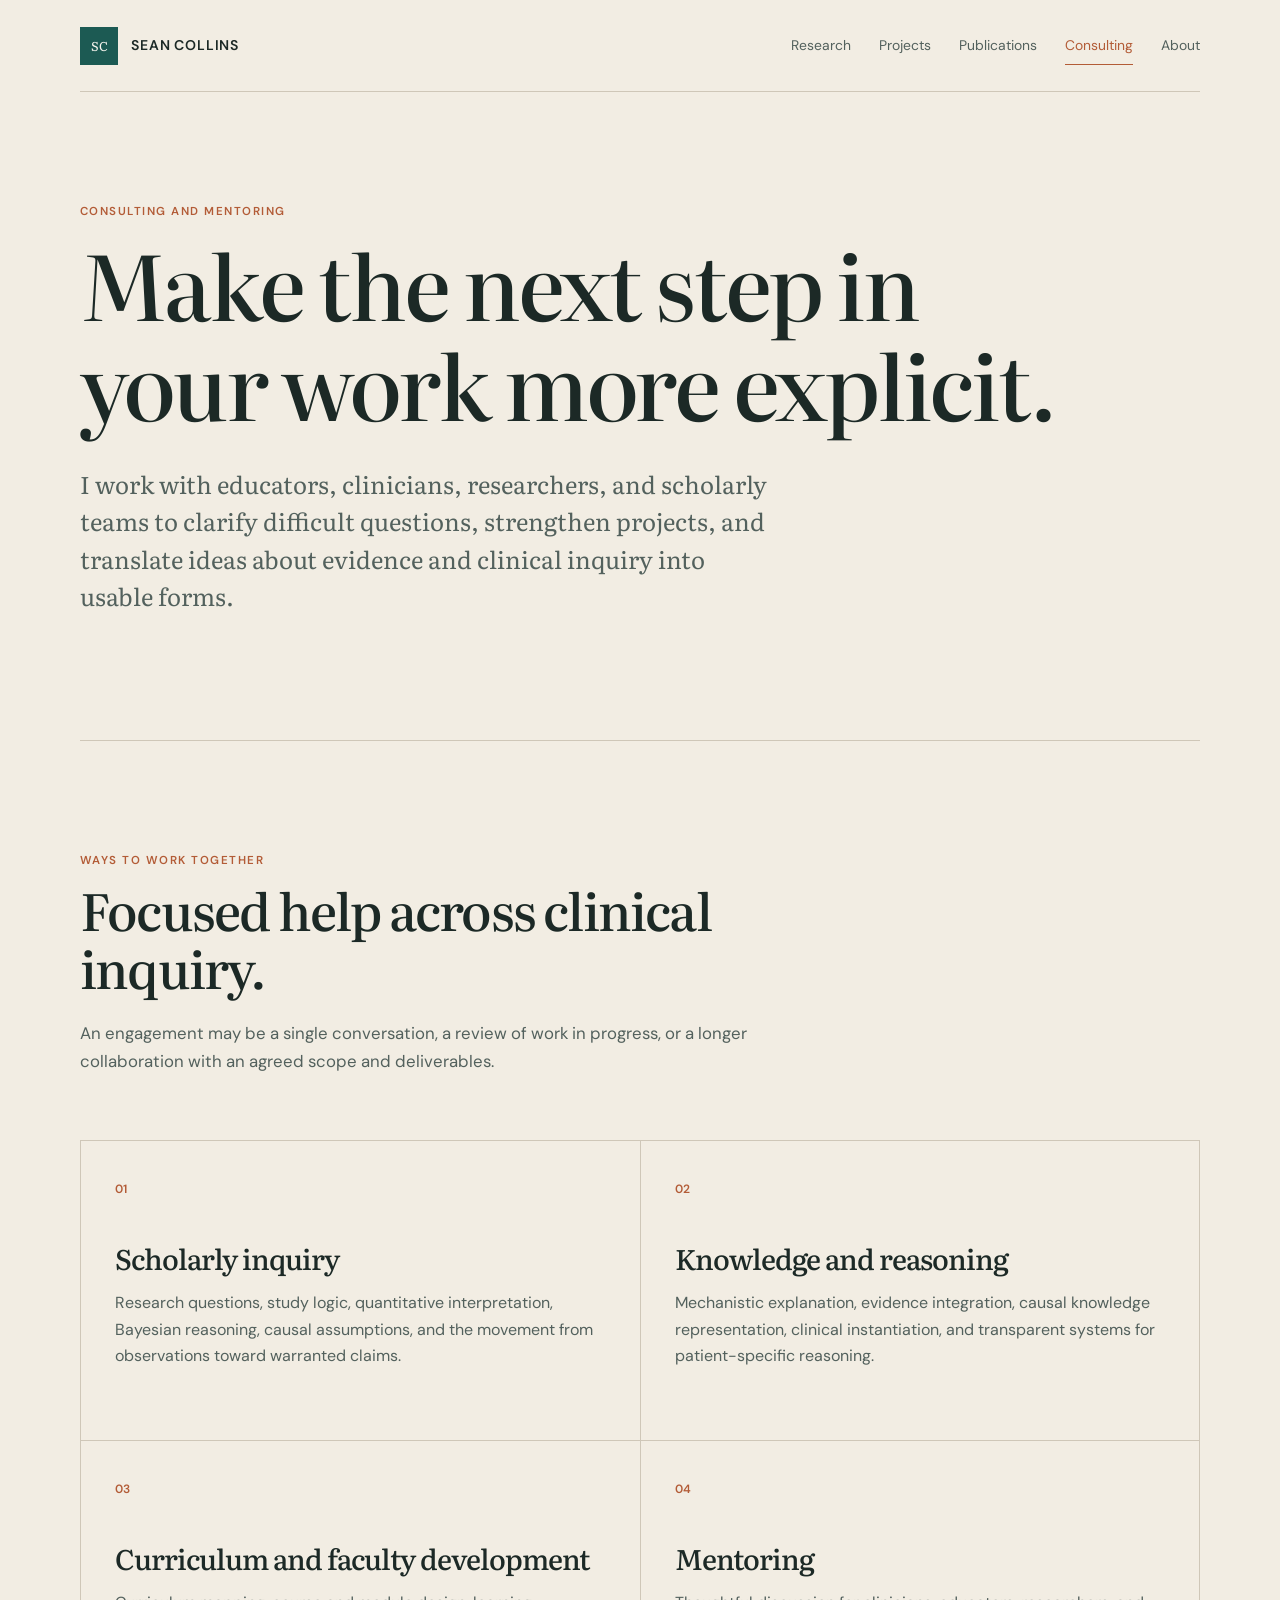
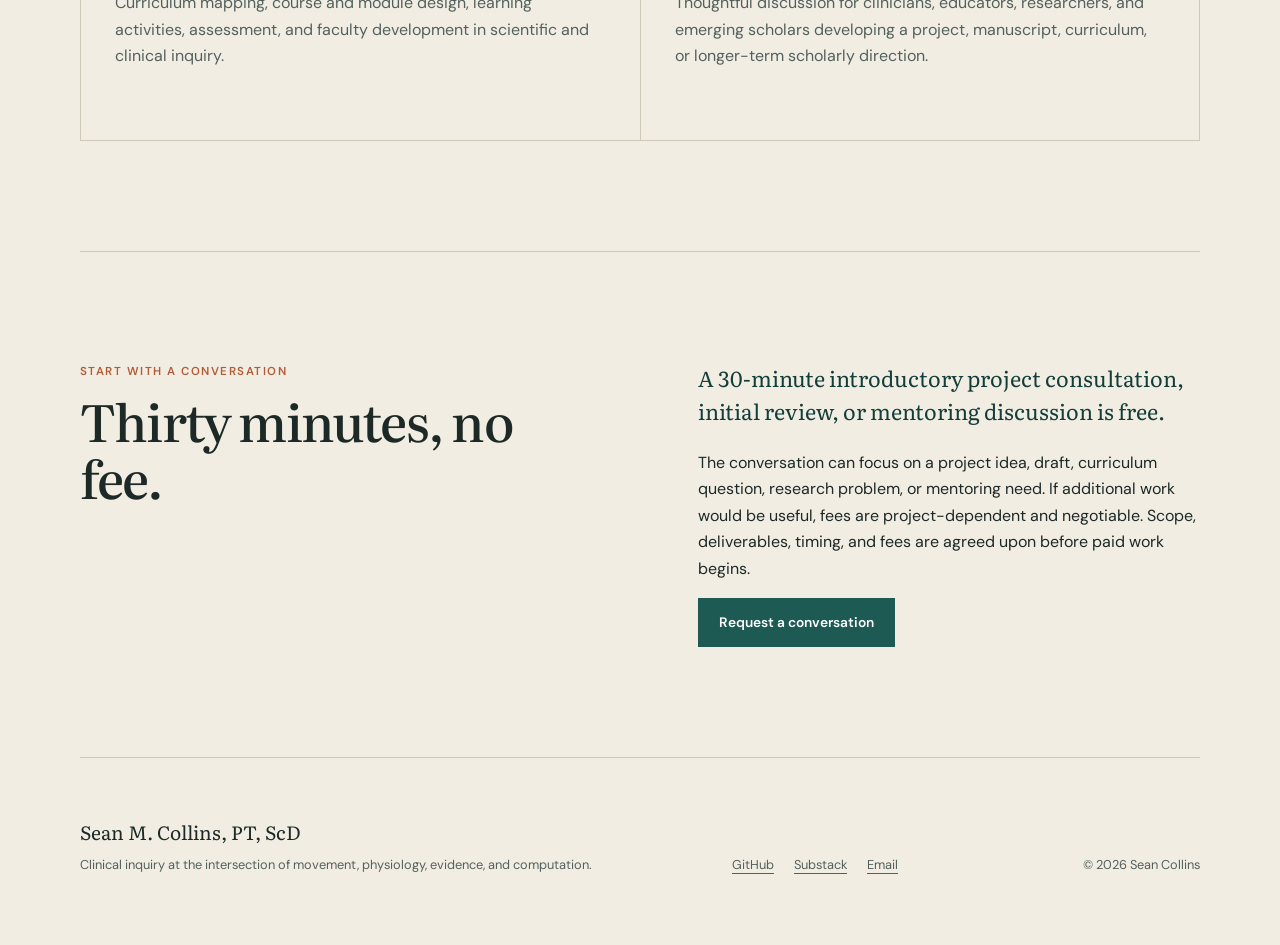
<file: consulting.html>
<!doctype html>
<html lang="en">
  <head>
    <meta charset="UTF-8" />
    <meta name="viewport" content="width=device-width, initial-scale=1.0" />
    <meta
      name="description"
      content="Scholarly consulting, educational consulting, and mentoring with Sean Collins in clinical inquiry, causal reasoning, physiology, and curriculum development."
    />
    <meta name="theme-color" content="#f2ede3" />
    <title>Consulting and Mentoring | Sean Collins</title>
    <link rel="icon" href="favicon.svg" type="image/svg+xml" />
    <link rel="preconnect" href="https://fonts.googleapis.com" />
    <link rel="preconnect" href="https://fonts.gstatic.com" crossorigin />
    <link
      href="https://fonts.googleapis.com/css2?family=DM+Sans:wght@400;500;600&family=Literata:opsz,wght@7..72,400;7..72,500;7..72,600&display=swap"
      rel="stylesheet"
    />
    <link rel="stylesheet" href="styles.css" />
    <script src="script.js" defer></script>
  </head>
  <body>
    <a class="skip-link" href="#main">Skip to content</a>
    <header class="site-header">
      <a class="wordmark" href="index.html" aria-label="Sean Collins, home"
        ><span>SC</span><strong>Sean Collins</strong></a
      >
      <button
        class="menu-button"
        type="button"
        aria-expanded="false"
        aria-controls="site-nav"
      >
        <span class="sr-only">Toggle navigation</span><span></span><span></span>
      </button>
      <nav id="site-nav" aria-label="Primary navigation">
        <a href="research.html">Research</a>
        <a href="projects.html">Projects</a>
        <a href="publications.html">Publications</a>
        <a href="consulting.html" aria-current="page">Consulting</a>
        <a href="about.html">About</a>
      </nav>
    </header>
    <main id="main">
      <header class="page-hero">
        <p class="eyebrow">Consulting and mentoring</p>
        <h1>Make the next step in your work more explicit.</h1>
        <p class="hero-summary">
          I work with educators, clinicians, researchers, and scholarly teams to
          clarify difficult questions, strengthen projects, and translate ideas
          about evidence and clinical inquiry into usable forms.
        </p>
      </header>

      <section class="ruled-section" aria-labelledby="work-title">
        <div class="section-heading">
          <p class="section-number">Ways to work together</p>
          <h2 id="work-title">Focused help across clinical inquiry.</h2>
          <p>
            An engagement may be a single conversation, a review of work in
            progress, or a longer collaboration with an agreed scope and
            deliverables.
          </p>
        </div>
        <div class="principle-grid">
          <article>
            <span>01</span>
            <h3>Scholarly inquiry</h3>
            <p>
              Research questions, study logic, quantitative interpretation,
              Bayesian reasoning, causal assumptions, and the movement from
              observations toward warranted claims.
            </p>
          </article>
          <article>
            <span>02</span>
            <h3>Knowledge and reasoning</h3>
            <p>
              Mechanistic explanation, evidence integration, causal knowledge
              representation, clinical instantiation, and transparent systems
              for patient-specific reasoning.
            </p>
          </article>
          <article>
            <span>03</span>
            <h3>Curriculum and faculty development</h3>
            <p>
              Curriculum mapping, course and module design, learning activities,
              assessment, and faculty development in scientific and clinical
              inquiry.
            </p>
          </article>
          <article>
            <span>04</span>
            <h3>Mentoring</h3>
            <p>
              Thoughtful discussion for clinicians, educators, researchers, and
              emerging scholars developing a project, manuscript, curriculum, or
              longer-term scholarly direction.
            </p>
          </article>
        </div>
      </section>

      <section
        class="ruled-section split-callout"
        aria-labelledby="start-title"
      >
        <div>
          <p class="section-number">Start with a conversation</p>
          <h2 id="start-title">Thirty minutes, no fee.</h2>
        </div>
        <div>
          <p class="lead">
            A 30-minute introductory project consultation, initial review, or
            mentoring discussion is free.
          </p>
          <p>
            The conversation can focus on a project idea, draft, curriculum
            question, research problem, or mentoring need. If additional work
            would be useful, fees are project-dependent and negotiable. Scope,
            deliverables, timing, and fees are agreed upon before paid work
            begins.
          </p>
          <a
            class="button button-primary"
            href="mailto:smcollins1@plymouth.edu?subject=Consulting%20or%20mentoring%20conversation"
            >Request a conversation</a
          >
        </div>
      </section>
    </main>
    <footer>
      <div>
        <p class="footer-name">Sean M. Collins, PT, ScD</p>
        <p>
          Clinical inquiry at the intersection of movement, physiology,
          evidence, and computation.
        </p>
      </div>
      <div class="footer-links">
        <a href="https://github.com/scollinspt">GitHub</a
        ><a href="https://peripateticpt.substack.com/">Substack</a
        ><a href="mailto:smcollins1@plymouth.edu">Email</a>
      </div>
      <p class="copyright">© <span id="year">2026</span> Sean Collins</p>
    </footer>
  </body>
</html>
</file>
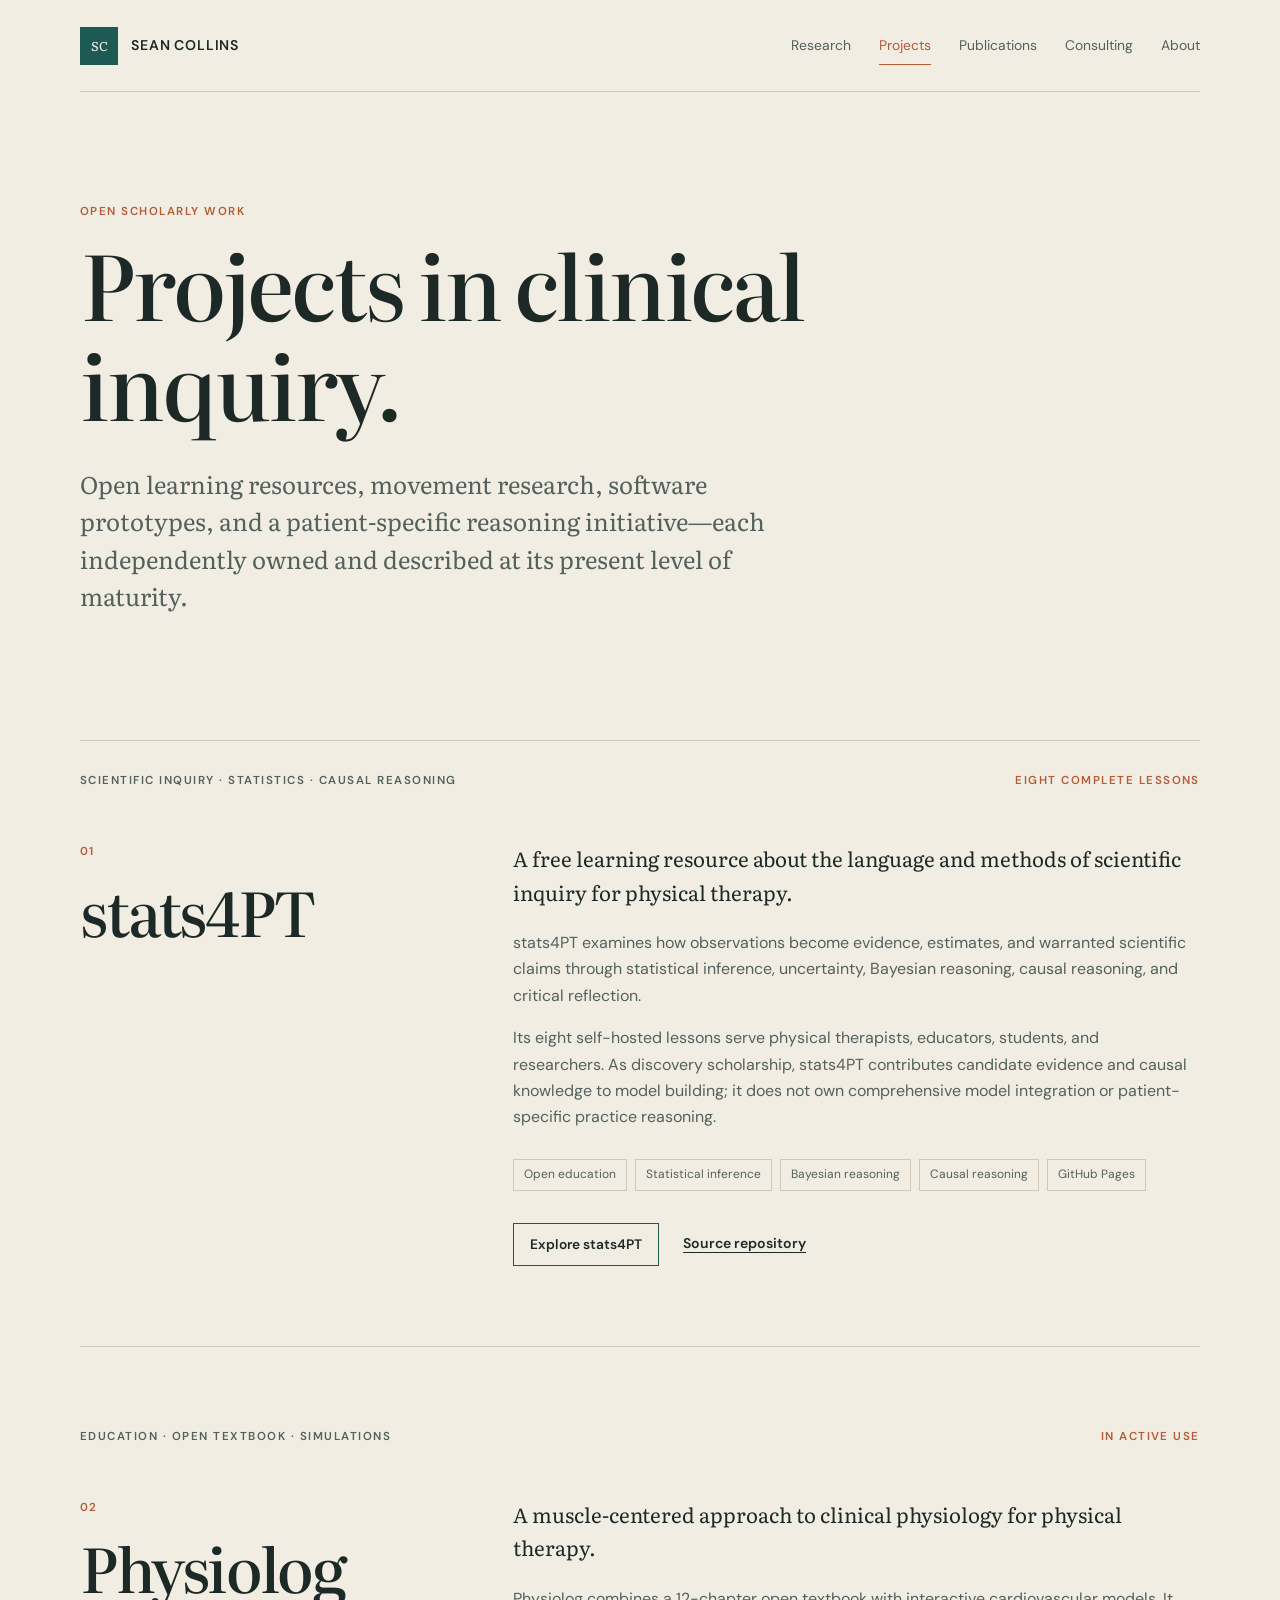
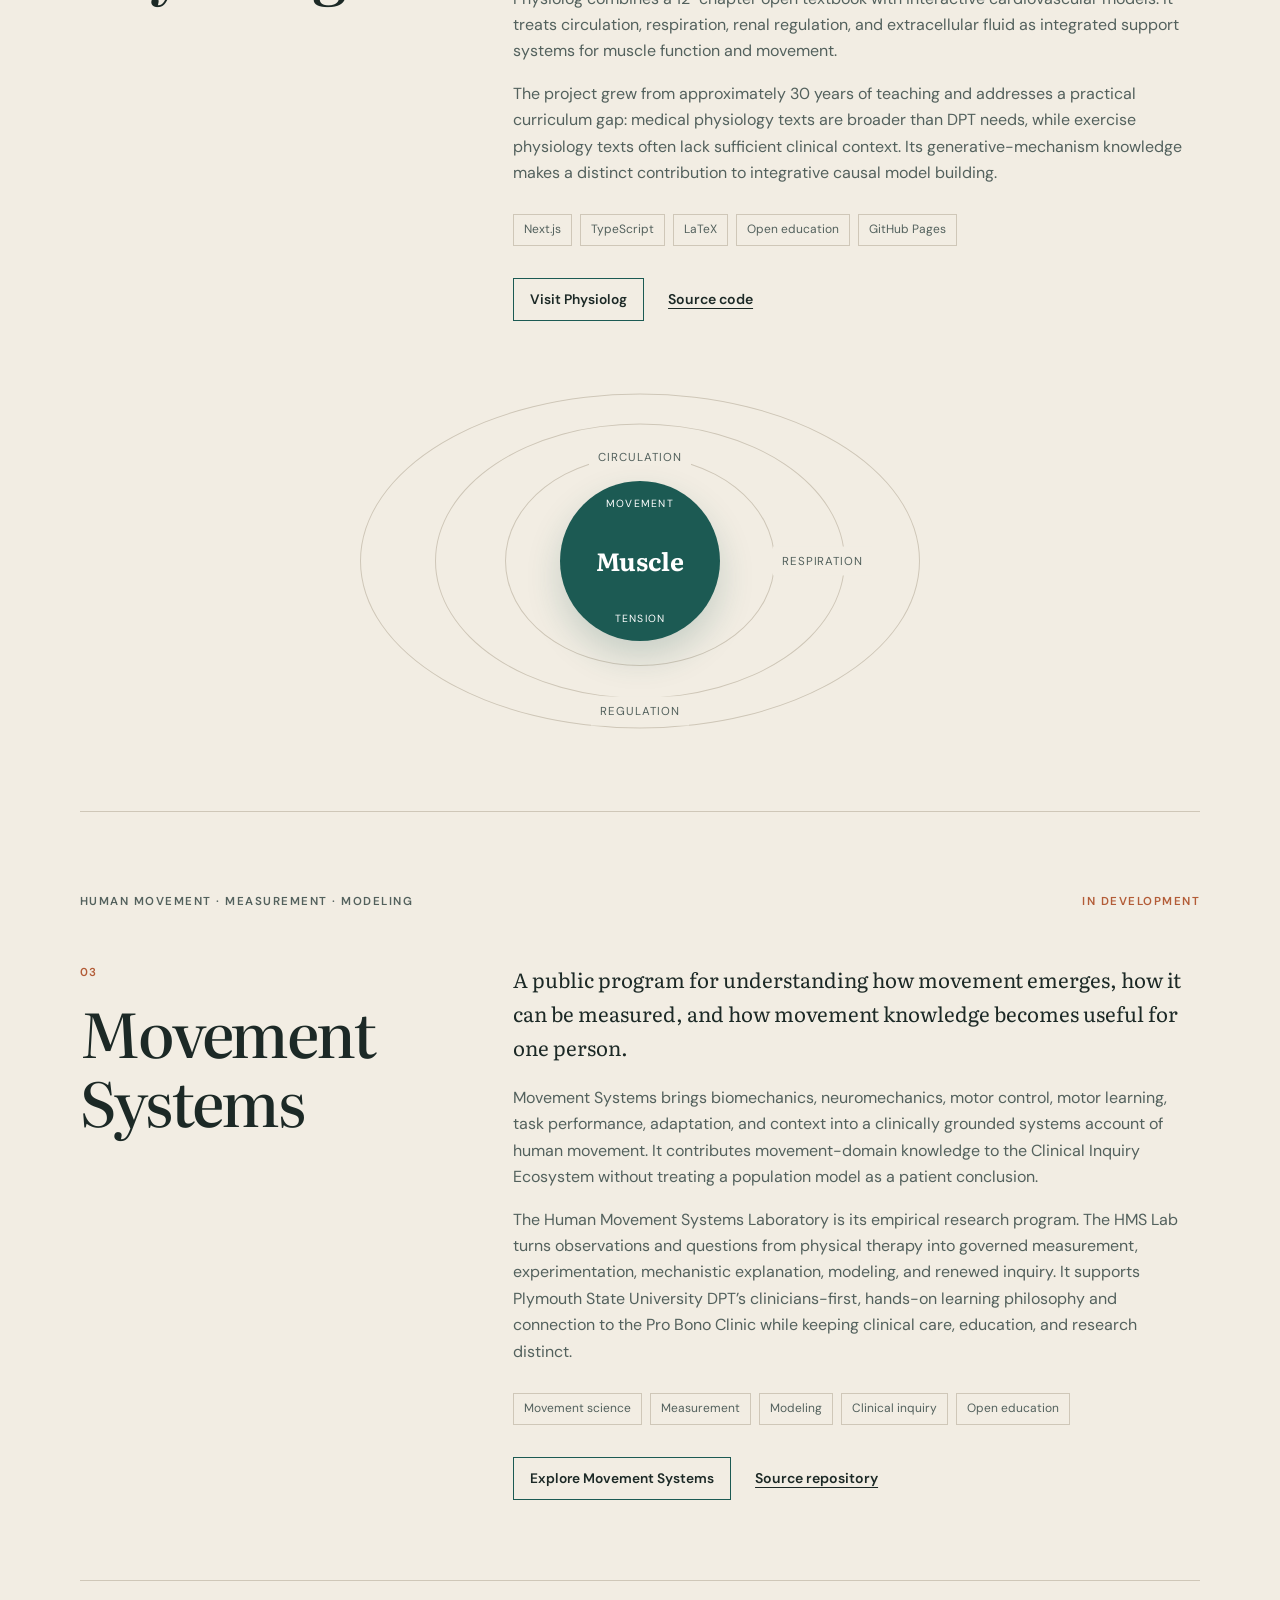
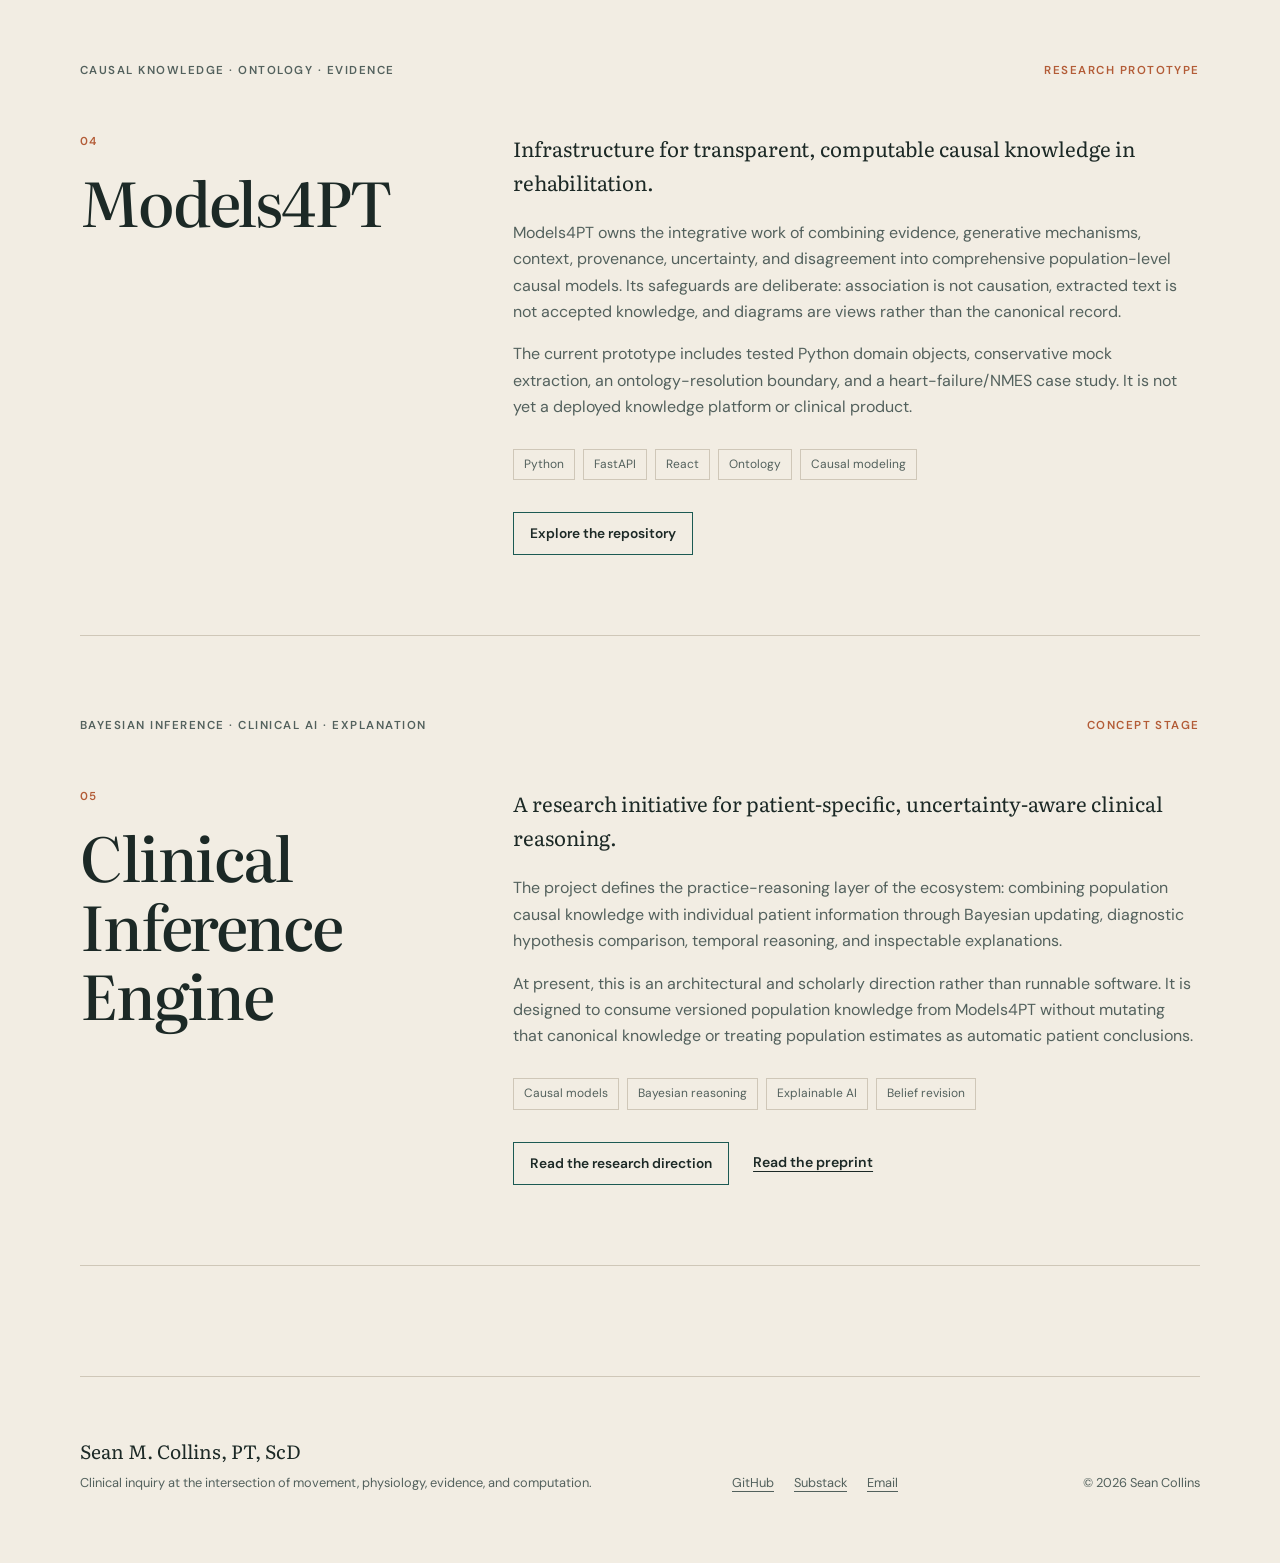
<file: projects.html>
<!doctype html>
<html lang="en">
  <head>
    <meta charset="UTF-8" /><meta name="viewport" content="width=device-width, initial-scale=1.0" />
    <meta name="description" content="Open projects by Sean Collins in scientific inquiry, clinical physiology, human movement, population causal knowledge, and patient-specific inference." />
    <meta name="theme-color" content="#f2ede3" /><title>Projects | Sean Collins</title>
    <link rel="icon" href="favicon.svg" type="image/svg+xml" /><link rel="preconnect" href="https://fonts.googleapis.com" /><link rel="preconnect" href="https://fonts.gstatic.com" crossorigin />
    <link href="https://fonts.googleapis.com/css2?family=DM+Sans:wght@400;500;600&family=Literata:opsz,wght@7..72,400;7..72,500;7..72,600&display=swap" rel="stylesheet" />
    <link rel="stylesheet" href="styles.css" /><script src="script.js" defer></script>
  </head>
  <body>
    <a class="skip-link" href="#main">Skip to content</a>
    <header class="site-header"><a class="wordmark" href="index.html" aria-label="Sean Collins, home"><span>SC</span><strong>Sean Collins</strong></a><button class="menu-button" type="button" aria-expanded="false" aria-controls="site-nav"><span class="sr-only">Toggle navigation</span><span></span><span></span></button><nav id="site-nav" aria-label="Primary navigation"><a href="research.html">Research</a><a href="projects.html" aria-current="page">Projects</a><a href="publications.html">Publications</a><a href="consulting.html">Consulting</a><a href="about.html">About</a></nav></header>
    <main id="main">
      <header class="page-hero"><p class="eyebrow">Open scholarly work</p><h1>Projects in clinical inquiry.</h1><p class="hero-summary">Open learning resources, movement research, software prototypes, and a patient-specific reasoning initiative—each independently owned and described at its present level of maturity.</p></header>
      <section class="project-list ruled-section">
        <article class="project project-featured" id="stats4pt">
          <div class="project-meta"><span>Scientific inquiry · Statistics · Causal reasoning</span><span>Eight complete lessons</span></div>
          <div class="project-body"><div><p class="project-number">01</p><h2>stats4PT</h2></div><div class="project-description"><p class="project-lead">A free learning resource about the language and methods of scientific inquiry for physical therapy.</p><p>stats4PT examines how observations become evidence, estimates, and warranted scientific claims through statistical inference, uncertainty, Bayesian reasoning, causal reasoning, and critical reflection.</p><p>Its eight self-hosted lessons serve physical therapists, educators, students, and researchers. As discovery scholarship, stats4PT contributes candidate evidence and causal knowledge to model building; it does not own comprehensive model integration or patient-specific practice reasoning.</p><div class="tags"><span>Open education</span><span>Statistical inference</span><span>Bayesian reasoning</span><span>Causal reasoning</span><span>GitHub Pages</span></div><div class="project-links"><a class="button button-small" href="https://stats4pt.org/">Explore stats4PT</a><a class="text-link" href="https://github.com/scollinspt/stats4PT">Source repository</a></div></div></div>
        </article>
        <article class="project project-featured" id="physiolog">
          <div class="project-meta"><span>Education · Open textbook · Simulations</span><span>In active use</span></div>
          <div class="project-body"><div><p class="project-number">02</p><h2>Physiolog</h2></div><div class="project-description"><p class="project-lead">A muscle-centered approach to clinical physiology for physical therapy.</p><p>Physiolog combines a 12-chapter open textbook with interactive cardiovascular models. It treats circulation, respiration, renal regulation, and extracellular fluid as integrated support systems for muscle function and movement.</p><p>The project grew from approximately 30 years of teaching and addresses a practical curriculum gap: medical physiology texts are broader than DPT needs, while exercise physiology texts often lack sufficient clinical context. Its generative-mechanism knowledge makes a distinct contribution to integrative causal model building.</p><div class="tags"><span>Next.js</span><span>TypeScript</span><span>LaTeX</span><span>Open education</span><span>GitHub Pages</span></div><div class="project-links"><a class="button button-small" href="https://physiolog.org/">Visit Physiolog</a><a class="text-link" href="https://github.com/scollinspt/physiolog">Source code</a></div></div></div>
          <div class="model-figure" aria-label="A muscle-centered model of physiology"><div class="model-core"><span>Movement</span><strong>Muscle</strong><span>Tension</span></div><div class="orbit orbit-one"><span>Circulation</span></div><div class="orbit orbit-two"><span>Respiration</span></div><div class="orbit orbit-three"><span>Regulation</span></div></div>
        </article>
        <article class="project project-featured" id="movement-systems">
          <div class="project-meta"><span>Human movement · Measurement · Modeling</span><span>In development</span></div>
          <div class="project-body"><div><p class="project-number">03</p><h2>Movement Systems</h2></div><div class="project-description"><p class="project-lead">A public program for understanding how movement emerges, how it can be measured, and how movement knowledge becomes useful for one person.</p><p>Movement Systems brings biomechanics, neuromechanics, motor control, motor learning, task performance, adaptation, and context into a clinically grounded systems account of human movement. It contributes movement-domain knowledge to the Clinical Inquiry Ecosystem without treating a population model as a patient conclusion.</p><p>The Human Movement Systems Laboratory is its empirical research program. The HMS Lab turns observations and questions from physical therapy into governed measurement, experimentation, mechanistic explanation, modeling, and renewed inquiry. It supports Plymouth State University DPT’s clinicians-first, hands-on learning philosophy and connection to the Pro Bono Clinic while keeping clinical care, education, and research distinct.</p><div class="tags"><span>Movement science</span><span>Measurement</span><span>Modeling</span><span>Clinical inquiry</span><span>Open education</span></div><div class="project-links"><a class="button button-small" href="https://movementsystems.org/">Explore Movement Systems</a><a class="text-link" href="https://github.com/scollinspt/movement-systems">Source repository</a></div></div></div>
        </article>
        <article class="project" id="models4pt">
          <div class="project-meta"><span>Causal knowledge · Ontology · Evidence</span><span>Research prototype</span></div>
          <div class="project-body"><div><p class="project-number">04</p><h2>Models4PT</h2></div><div class="project-description"><p class="project-lead">Infrastructure for transparent, computable causal knowledge in rehabilitation.</p><p>Models4PT owns the integrative work of combining evidence, generative mechanisms, context, provenance, uncertainty, and disagreement into comprehensive population-level causal models. Its safeguards are deliberate: association is not causation, extracted text is not accepted knowledge, and diagrams are views rather than the canonical record.</p><p>The current prototype includes tested Python domain objects, conservative mock extraction, an ontology-resolution boundary, and a heart-failure/NMES case study. It is not yet a deployed knowledge platform or clinical product.</p><div class="tags"><span>Python</span><span>FastAPI</span><span>React</span><span>Ontology</span><span>Causal modeling</span></div><div class="project-links"><a class="button button-small" href="https://github.com/scollinspt/Models4PT">Explore the repository</a></div></div></div>
        </article>
        <article class="project" id="inference-engine">
          <div class="project-meta"><span>Bayesian inference · Clinical AI · Explanation</span><span>Concept stage</span></div>
          <div class="project-body"><div><p class="project-number">05</p><h2>Clinical Inference Engine</h2></div><div class="project-description"><p class="project-lead">A research initiative for patient-specific, uncertainty-aware clinical reasoning.</p><p>The project defines the practice-reasoning layer of the ecosystem: combining population causal knowledge with individual patient information through Bayesian updating, diagnostic hypothesis comparison, temporal reasoning, and inspectable explanations.</p><p>At present, this is an architectural and scholarly direction rather than runnable software. It is designed to consume versioned population knowledge from Models4PT without mutating that canonical knowledge or treating population estimates as automatic patient conclusions.</p><div class="tags"><span>Causal models</span><span>Bayesian reasoning</span><span>Explainable AI</span><span>Belief revision</span></div><div class="project-links"><a class="button button-small" href="https://github.com/scollinspt/Clinical-Inference-Engine">Read the research direction</a><a class="text-link" href="https://philpapers.org/rec/COLFPK">Read the preprint</a></div></div></div>
        </article>
      </section>
    </main>
    <footer><div><p class="footer-name">Sean M. Collins, PT, ScD</p><p>Clinical inquiry at the intersection of movement, physiology, evidence, and computation.</p></div><div class="footer-links"><a href="https://github.com/scollinspt">GitHub</a><a href="https://peripateticpt.substack.com/">Substack</a><a href="mailto:smcollins1@plymouth.edu">Email</a></div><p class="copyright">© <span id="year">2026</span> Sean Collins</p></footer>
  </body>
</html>
</file>
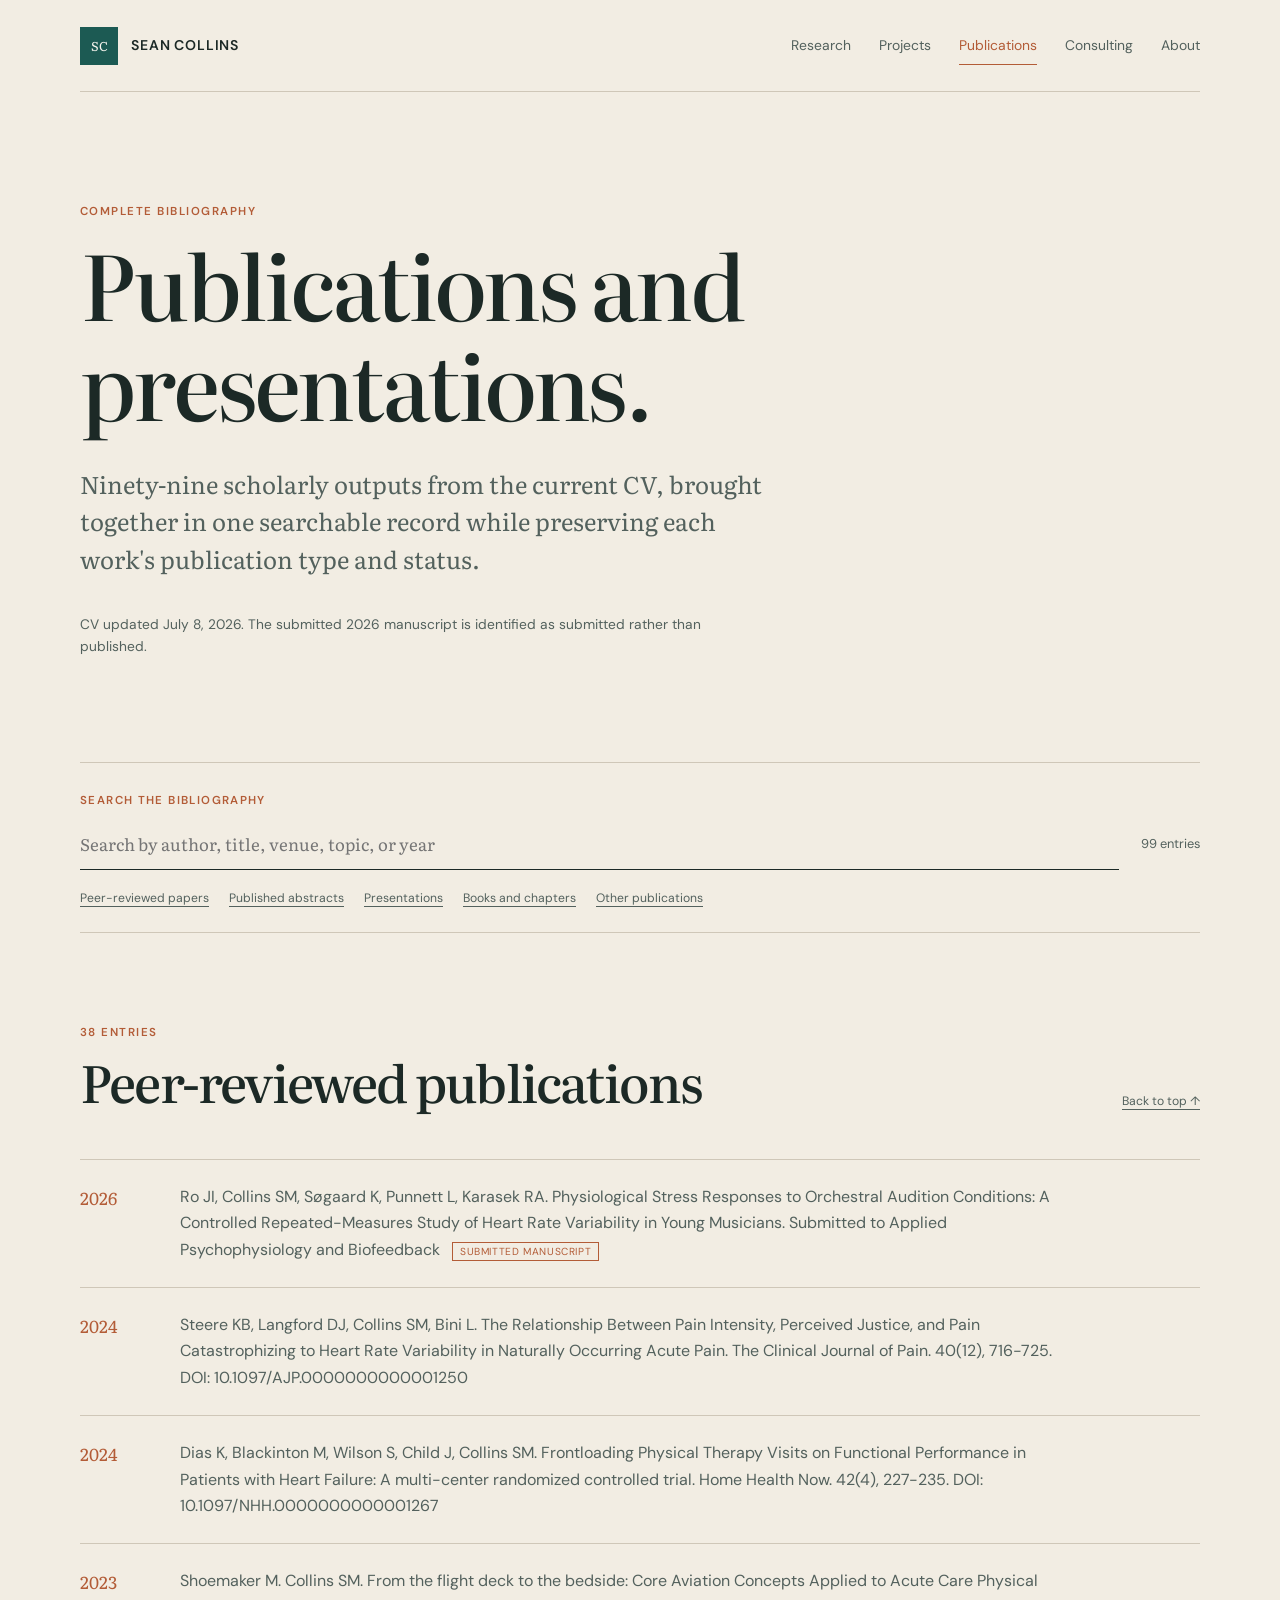
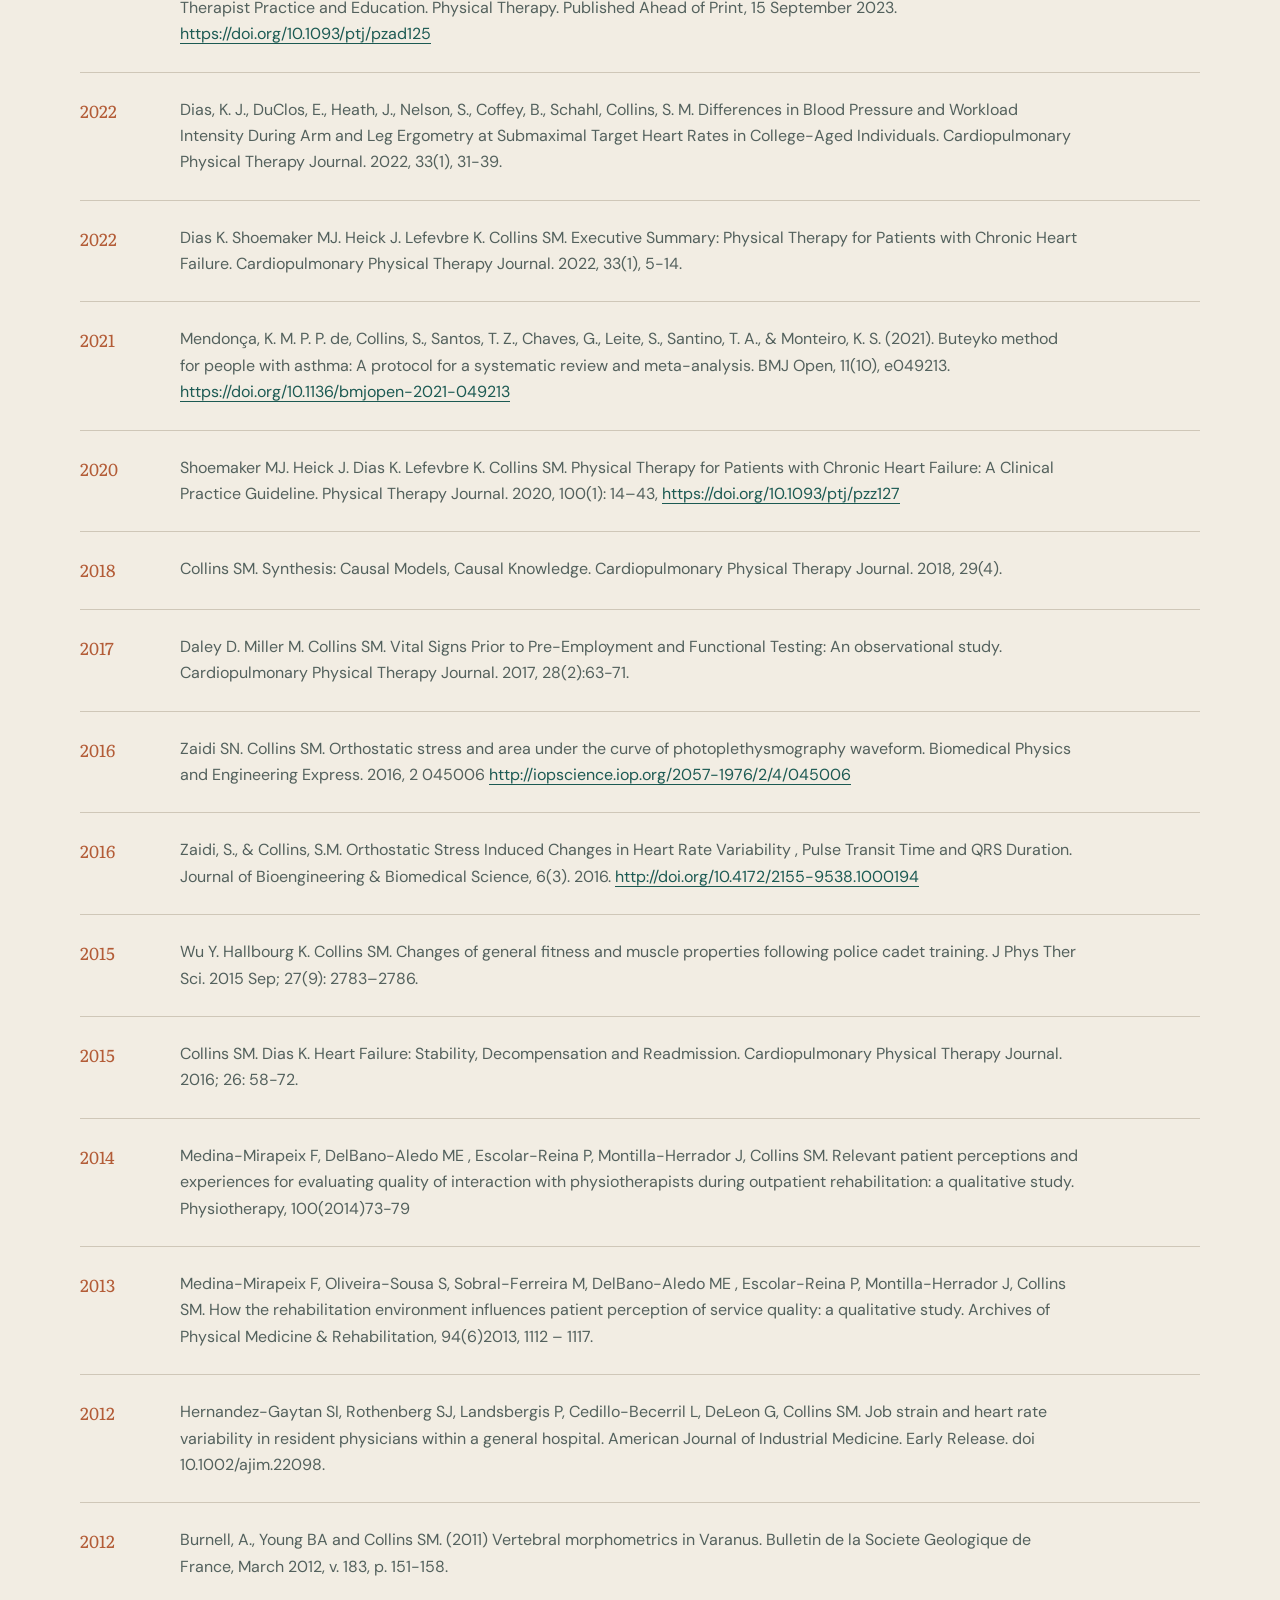
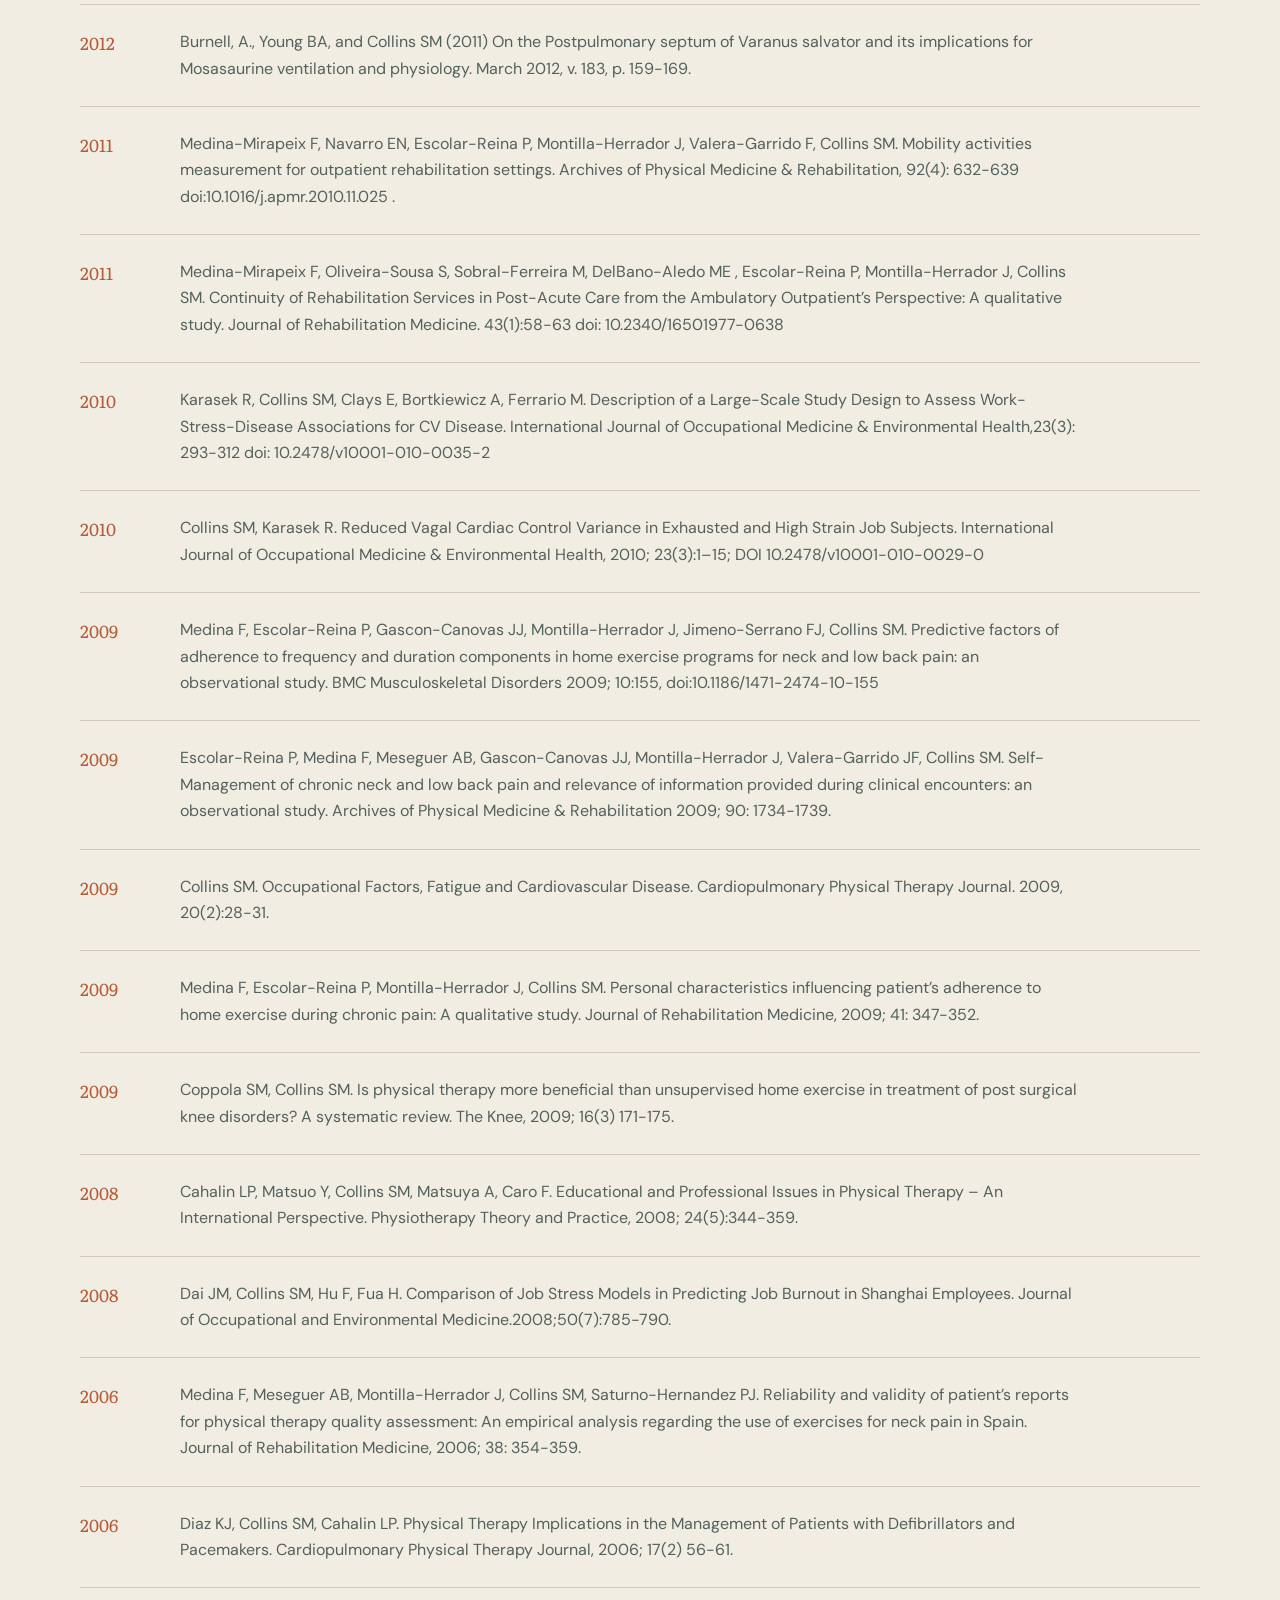
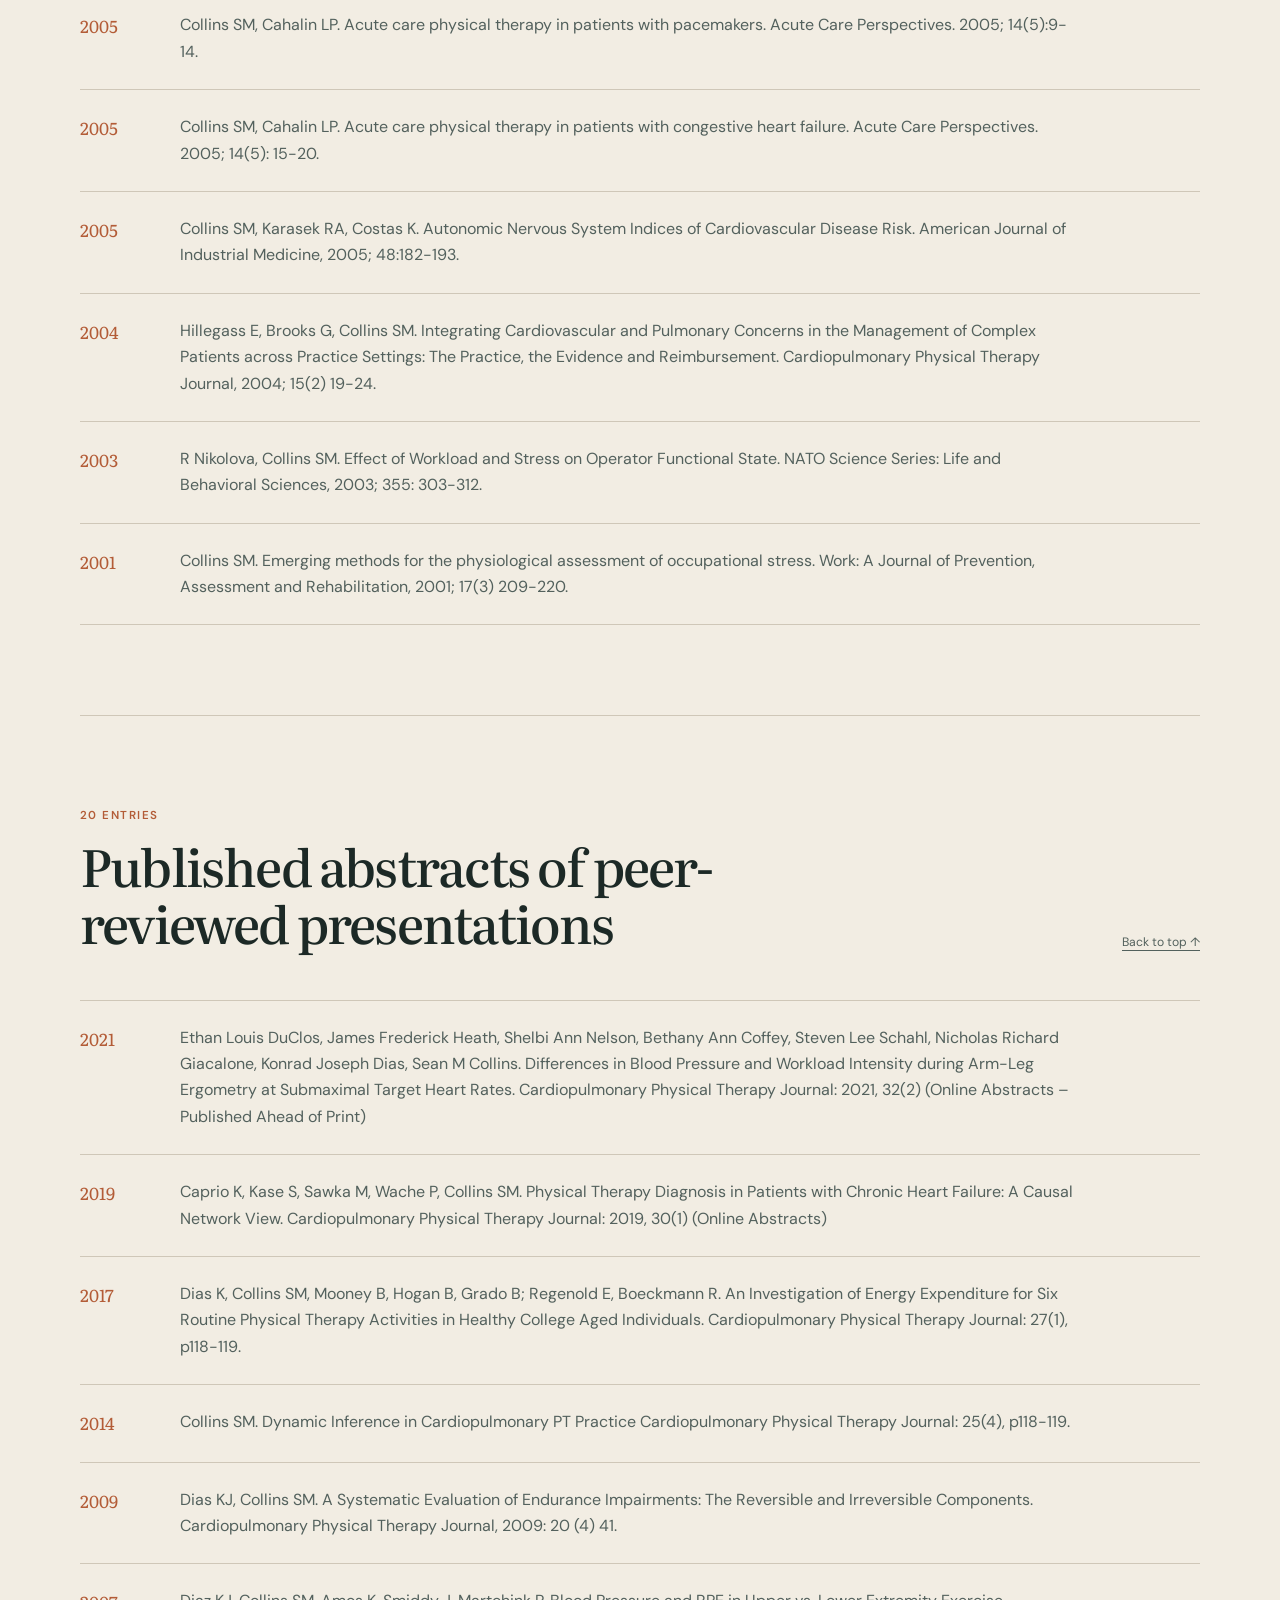
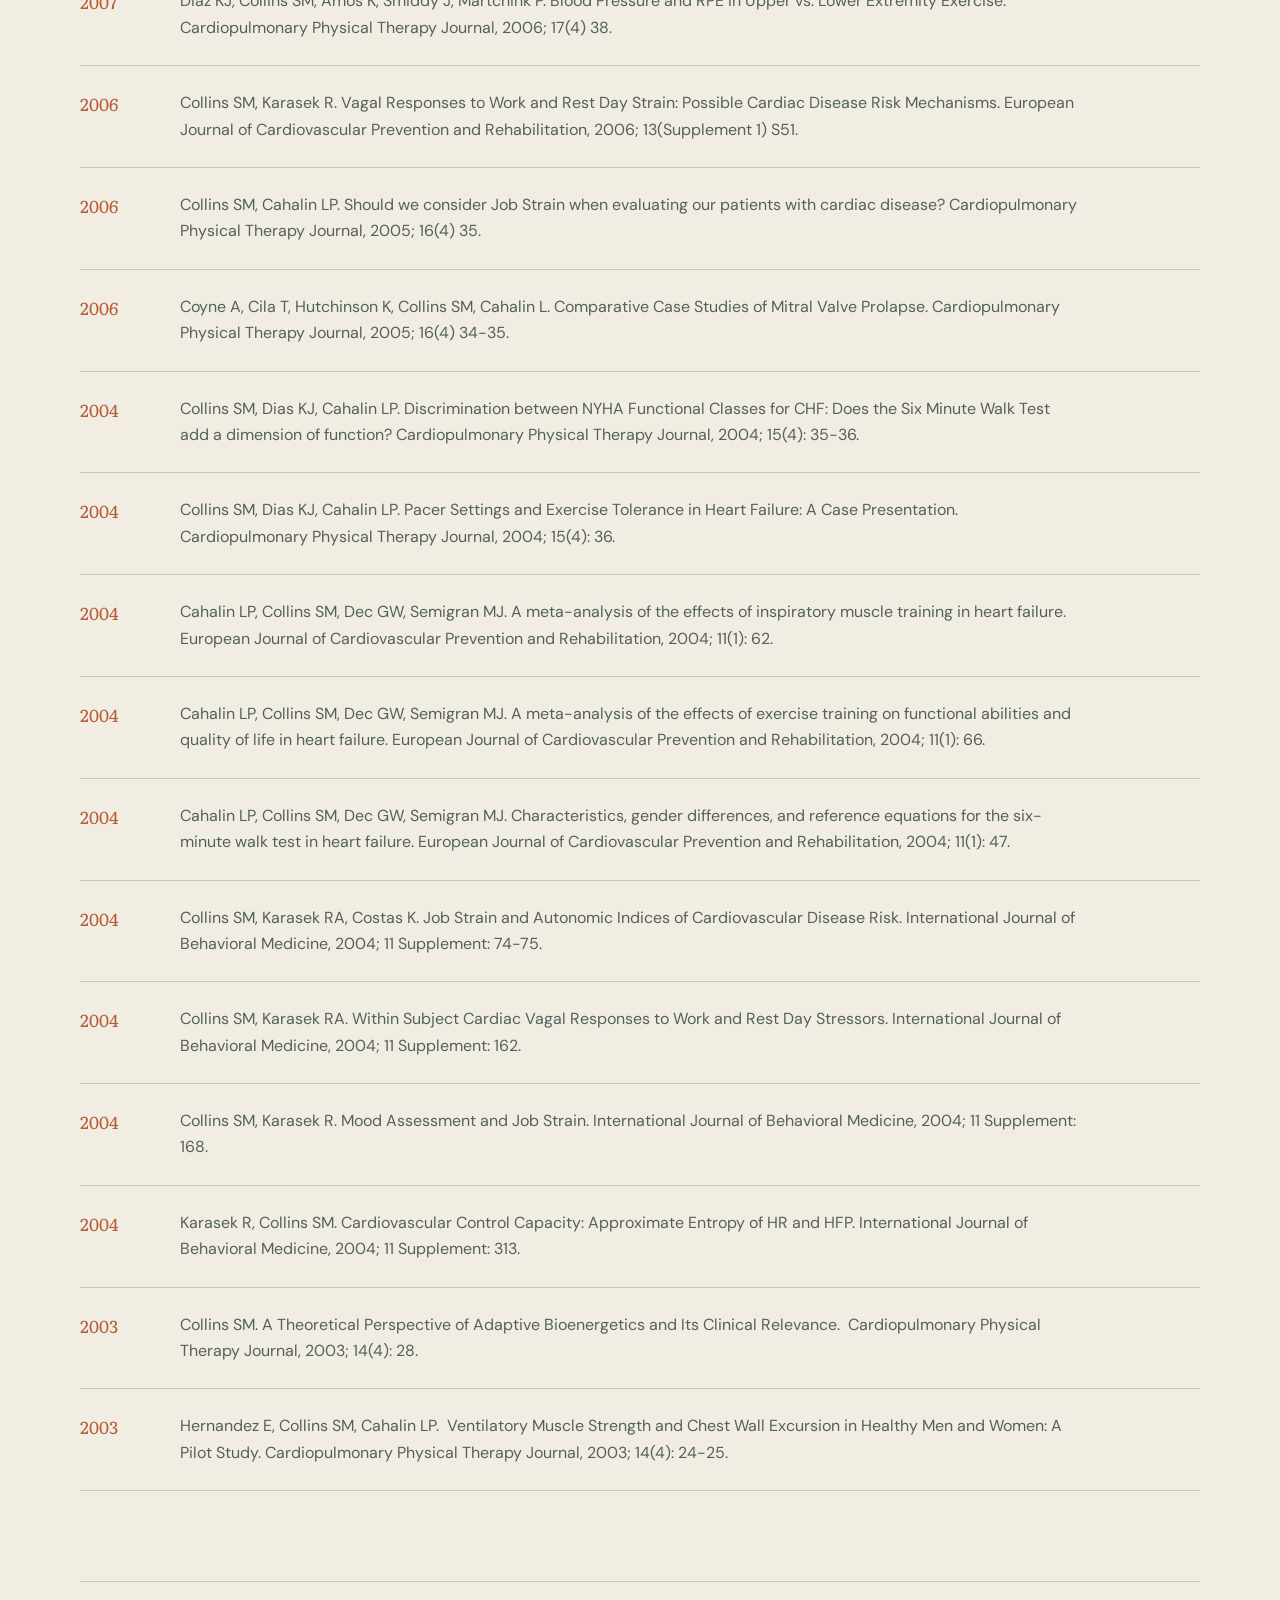
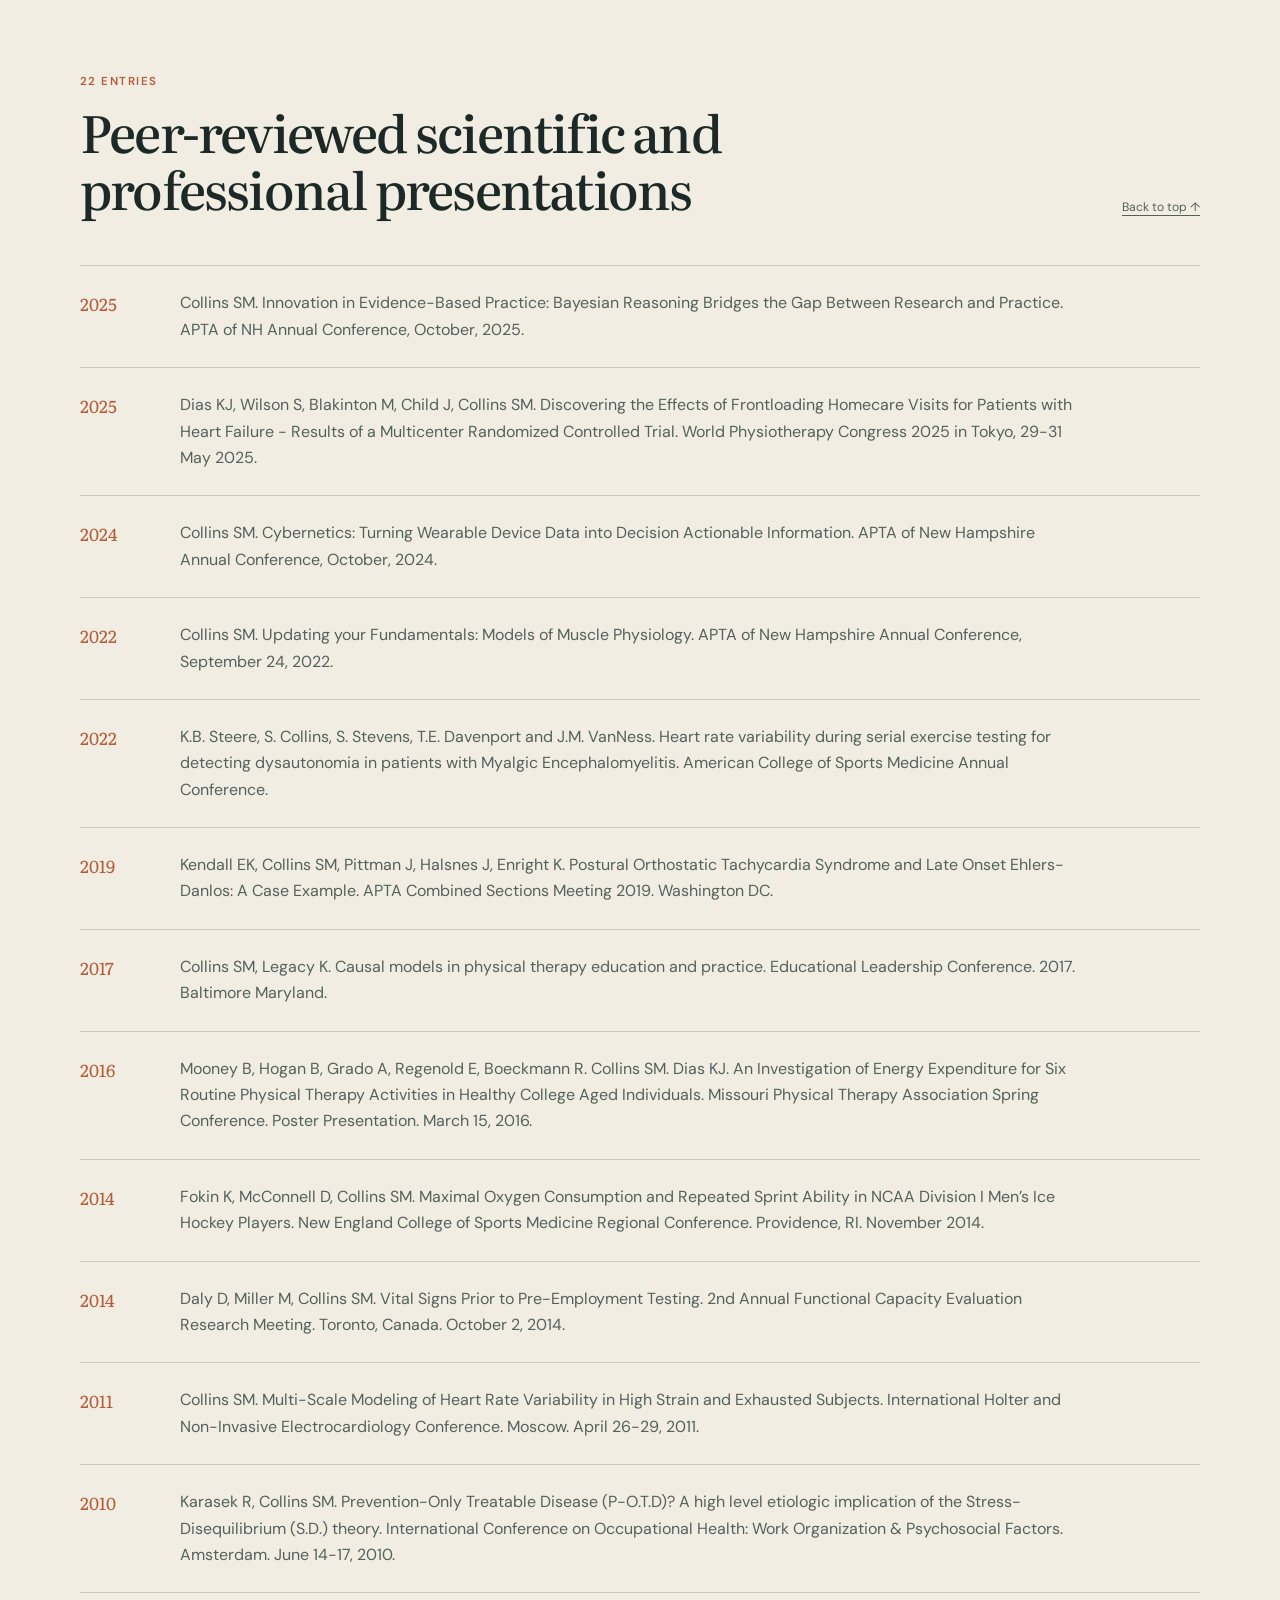
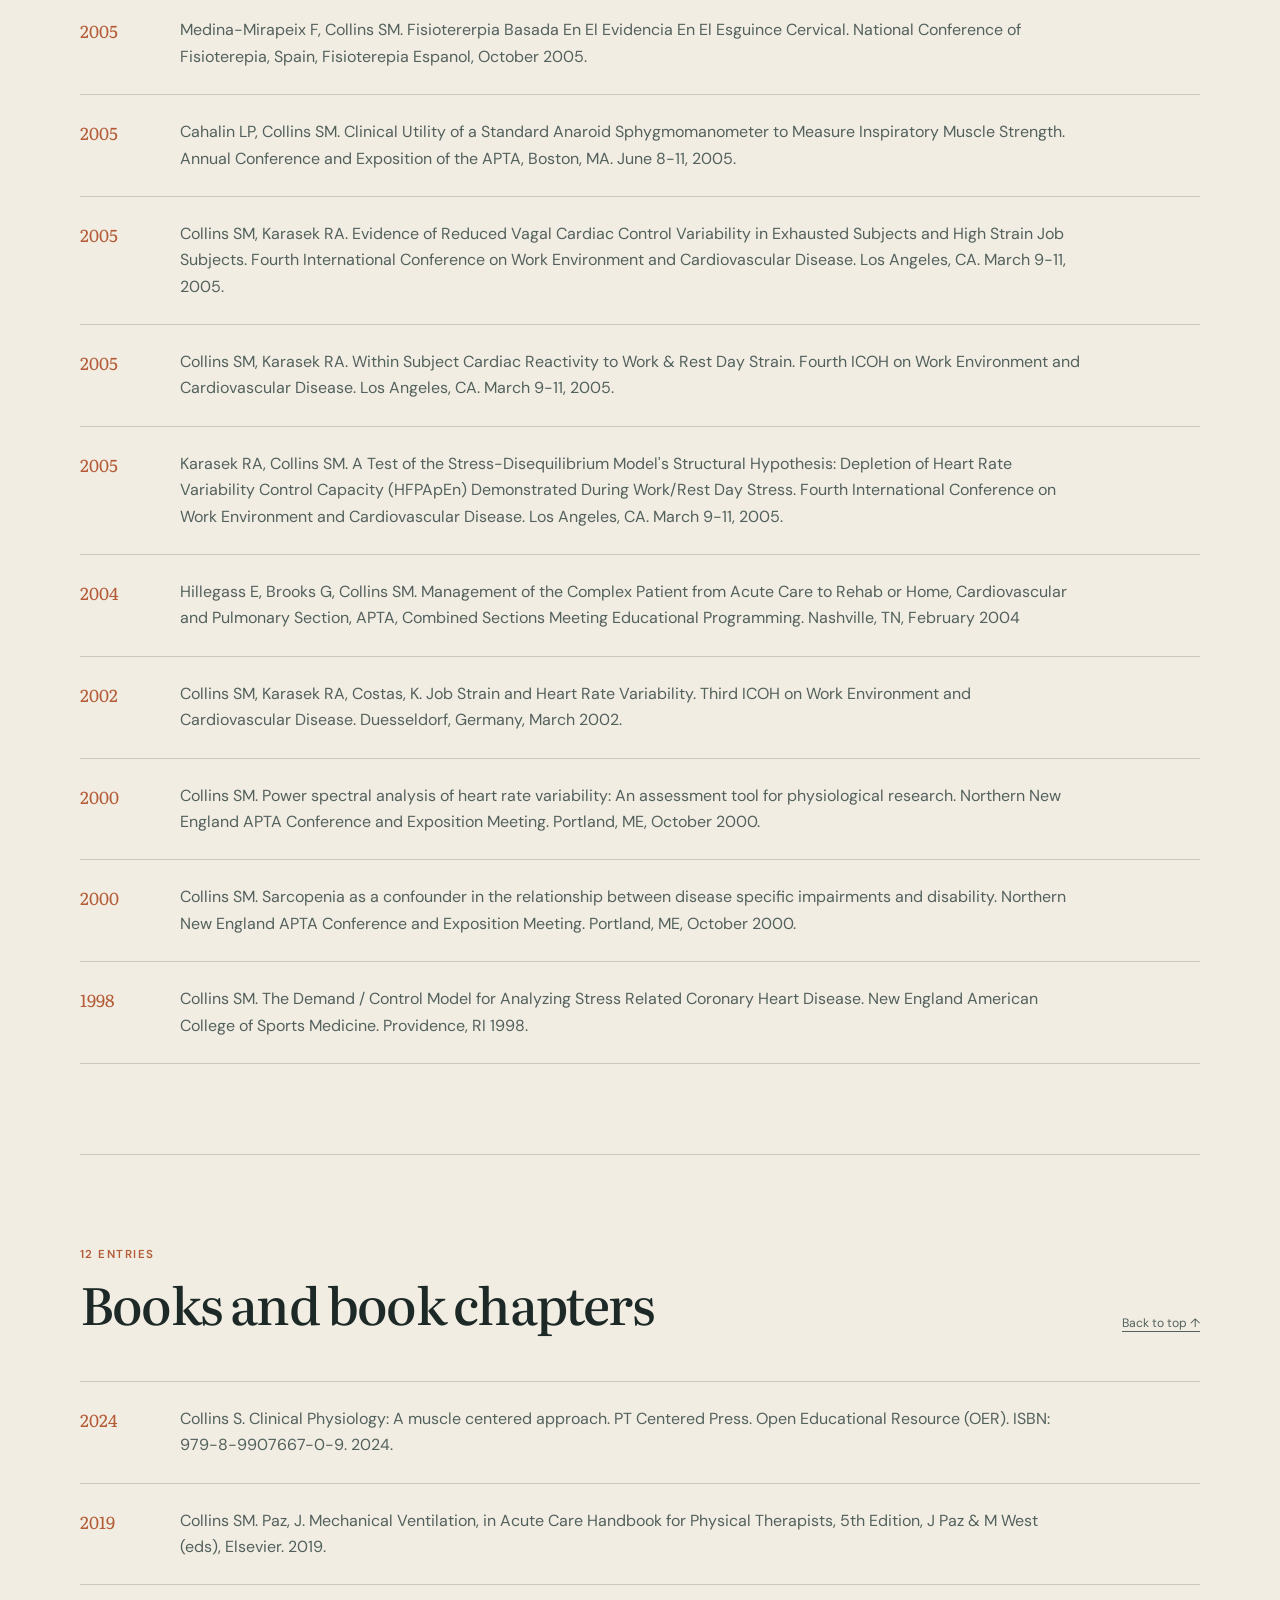
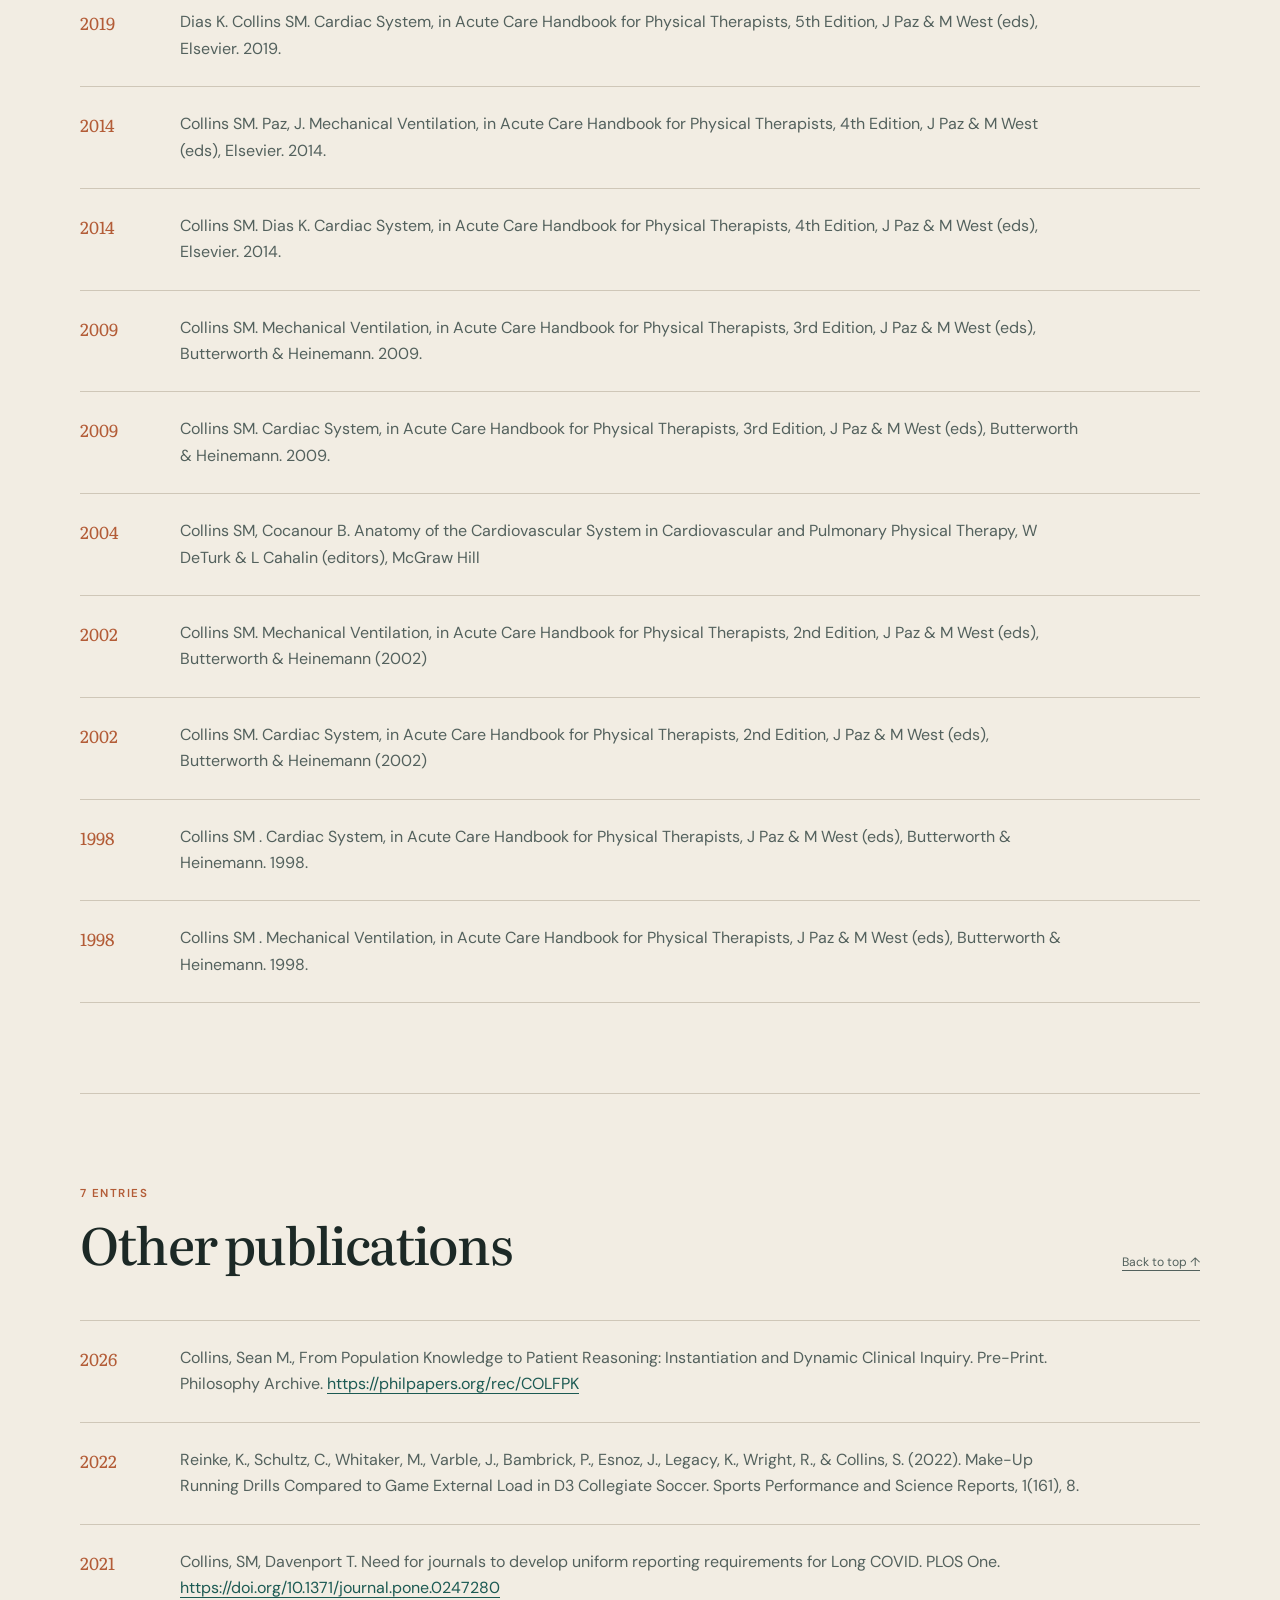
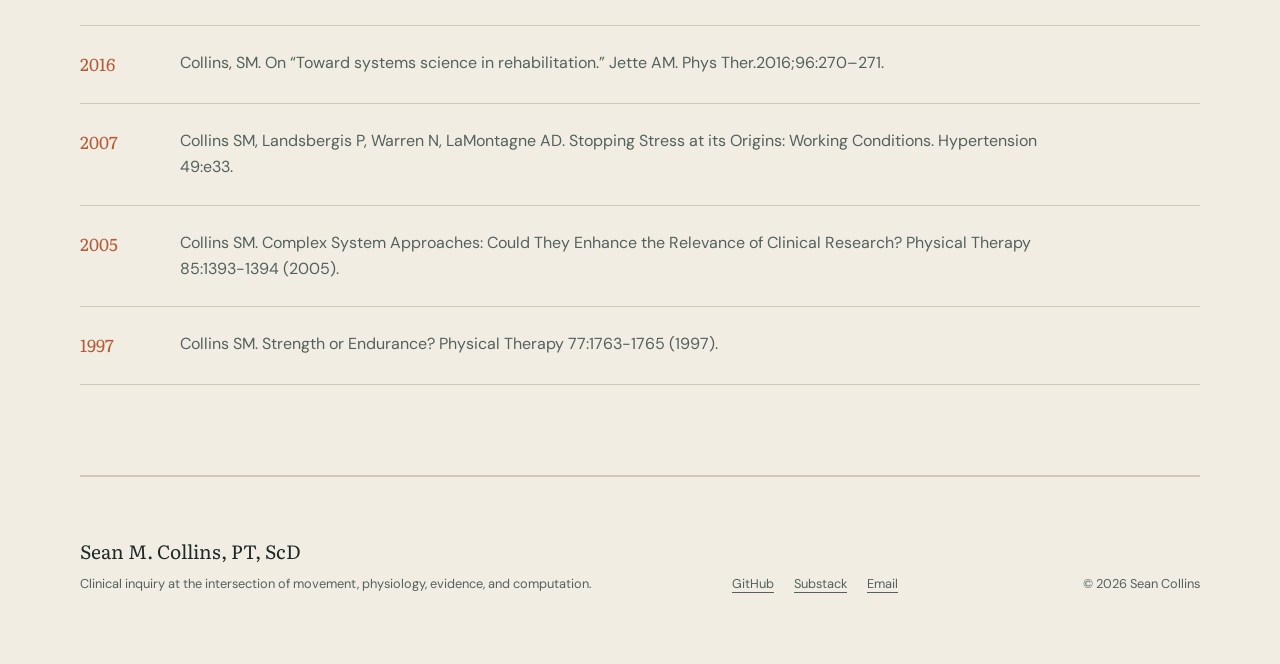
<file: publications.html>
<!doctype html>
<html lang="en">
  <head>
    <meta charset="UTF-8" />
    <meta name="viewport" content="width=device-width, initial-scale=1.0" />
    <meta name="description" content="Complete CV-derived bibliography of Sean Collins: peer-reviewed papers, abstracts, presentations, books, chapters, preprints, and other publications." />
    <meta name="theme-color" content="#f2ede3" />
    <title>Publications | Sean Collins</title>
    <link rel="icon" href="favicon.svg" type="image/svg+xml" />
    <link rel="preconnect" href="https://fonts.googleapis.com" /><link rel="preconnect" href="https://fonts.gstatic.com" crossorigin />
    <link href="https://fonts.googleapis.com/css2?family=DM+Sans:wght@400;500;600&family=Literata:opsz,wght@7..72,400;7..72,500;7..72,600&display=swap" rel="stylesheet" />
    <link rel="stylesheet" href="styles.css" /><script src="script.js" defer></script>
  </head>
  <body id="top">
    <a class="skip-link" href="#main">Skip to content</a>
    <header class="site-header"><a class="wordmark" href="index.html" aria-label="Sean Collins, home"><span>SC</span><strong>Sean Collins</strong></a><button class="menu-button" type="button" aria-expanded="false" aria-controls="site-nav"><span class="sr-only">Toggle navigation</span><span></span><span></span></button><nav id="site-nav" aria-label="Primary navigation"><a href="research.html">Research</a><a href="projects.html">Projects</a><a href="publications.html" aria-current="page">Publications</a><a href="consulting.html">Consulting</a><a href="about.html">About</a></nav></header>
    <main id="main">
      <header class="page-hero publications-hero"><p class="eyebrow">Complete bibliography</p><h1>Publications and presentations.</h1><p class="hero-summary">Ninety-nine scholarly outputs from the current CV, brought together in one searchable record while preserving each work's publication type and status.</p><p class="bibliography-note">CV updated July 8, 2026. The submitted 2026 manuscript is identified as submitted rather than published.</p></header>
      <div class="bibliography-tools">
        <label for="publication-search">Search the bibliography</label>
        <div class="search-row"><input id="publication-search" type="search" placeholder="Search by author, title, venue, topic, or year" autocomplete="off" /><span id="publication-result-count" aria-live="polite">99 entries</span></div>
        <nav class="category-links" aria-label="Publication categories"><a href="#peer-reviewed">Peer-reviewed papers</a><a href="#abstracts">Published abstracts</a><a href="#presentations">Presentations</a><a href="#books">Books and chapters</a><a href="#other">Other publications</a></nav>
      </div>
      <section class="bibliography-section" id="peer-reviewed">
        <div class="bibliography-heading"><div><p class="bibliography-kicker">38 entries</p><h2>Peer-reviewed publications</h2></div><a href="#top">Back to top ↑</a></div>
        <ol class="bibliography-list">
          <li><span class="citation-year">2026</span><p>Ro JI, Collins SM, Søgaard K, Punnett L, Karasek RA. Physiological Stress Responses to Orchestral Audition Conditions: A Controlled Repeated-Measures Study of Heart Rate Variability in Young Musicians. Submitted to Applied Psychophysiology and Biofeedback <span class="status-label">Submitted manuscript</span></p></li>
          <li><span class="citation-year">2024</span><p>Steere KB, Langford DJ, Collins SM, Bini L. The Relationship Between Pain Intensity, Perceived Justice, and Pain Catastrophizing to Heart Rate Variability in Naturally Occurring Acute Pain. The Clinical Journal of Pain. 40(12), 716-725. DOI: 10.1097/AJP.0000000000001250</p></li>
          <li><span class="citation-year">2024</span><p>Dias K, Blackinton M, Wilson S, Child J, Collins SM. Frontloading Physical Therapy Visits on Functional Performance in Patients with Heart Failure: A multi-center randomized controlled trial.  Home Health Now. 42(4), 227-235. DOI: 10.1097/NHH.0000000000001267</p></li>
          <li><span class="citation-year">2023</span><p>Shoemaker M. Collins SM. From the flight deck to the bedside: Core Aviation Concepts Applied to Acute Care Physical Therapist Practice and Education. Physical Therapy. Published Ahead of Print, 15 September 2023. <a href="https://doi.org/10.1093/ptj/pzad125">https://doi.org/10.1093/ptj/pzad125</a></p></li>
          <li><span class="citation-year">2022</span><p>Dias, K. J., DuClos, E., Heath, J., Nelson, S., Coffey, B., Schahl, Collins, S. M. Differences in Blood Pressure and Workload Intensity During Arm and Leg Ergometry at Submaximal Target Heart Rates in College-Aged Individuals. Cardiopulmonary Physical Therapy Journal. 2022, 33(1), 31-39.</p></li>
          <li><span class="citation-year">2022</span><p>Dias K. Shoemaker MJ. Heick J. Lefevbre K. Collins SM. Executive Summary: Physical Therapy for Patients with Chronic Heart Failure. Cardiopulmonary Physical Therapy Journal. 2022, 33(1), 5-14.</p></li>
          <li><span class="citation-year">2021</span><p>Mendonça, K. M. P. P. de, Collins, S., Santos, T. Z., Chaves, G., Leite, S., Santino, T. A., &amp; Monteiro, K. S. (2021). Buteyko method for people with asthma: A protocol for a systematic review and meta-analysis. BMJ Open, 11(10), e049213. <a href="https://doi.org/10.1136/bmjopen-2021-049213">https://doi.org/10.1136/bmjopen-2021-049213</a></p></li>
          <li><span class="citation-year">2020</span><p>Shoemaker MJ. Heick J. Dias K. Lefevbre K. Collins SM. Physical Therapy for Patients with Chronic Heart Failure: A Clinical Practice Guideline. Physical Therapy Journal. 2020, 100(1): 14–43, <a href="https://doi.org/10.1093/ptj/pzz127">https://doi.org/10.1093/ptj/pzz127</a></p></li>
          <li><span class="citation-year">2018</span><p>Collins SM. Synthesis: Causal Models, Causal Knowledge. Cardiopulmonary Physical Therapy Journal. 2018, 29(4).</p></li>
          <li><span class="citation-year">2017</span><p>Daley D. Miller M. Collins SM. Vital Signs Prior to Pre-Employment and Functional Testing: An observational study. Cardiopulmonary Physical Therapy Journal. 2017, 28(2):63-71.</p></li>
          <li><span class="citation-year">2016</span><p>Zaidi SN. Collins SM. Orthostatic stress and area under the curve of photoplethysmography waveform. Biomedical Physics and Engineering Express. 2016, 2 045006 <a href="http://iopscience.iop.org/2057-1976/2/4/045006">http://iopscience.iop.org/2057-1976/2/4/045006</a></p></li>
          <li><span class="citation-year">2016</span><p>Zaidi, S., &amp; Collins, S.M. Orthostatic Stress Induced Changes in Heart Rate Variability , Pulse Transit Time and QRS Duration. Journal of Bioengineering &amp; Biomedical Science, 6(3). 2016. <a href="http://doi.org/10.4172/2155-9538.1000194">http://doi.org/10.4172/2155-9538.1000194</a></p></li>
          <li><span class="citation-year">2015</span><p>Wu Y. Hallbourg K. Collins SM. Changes of general fitness and muscle properties following police cadet training. J Phys Ther Sci. 2015 Sep; 27(9): 2783–2786.</p></li>
          <li><span class="citation-year">2015</span><p>Collins SM. Dias K. Heart Failure: Stability, Decompensation and Readmission. Cardiopulmonary Physical Therapy Journal. 2016; 26: 58-72.</p></li>
          <li><span class="citation-year">2014</span><p>Medina-Mirapeix F, DelBano-Aledo ME , Escolar-Reina P, Montilla-Herrador J, Collins SM. Relevant patient perceptions and experiences for evaluating quality of interaction with physiotherapists during outpatient rehabilitation: a qualitative study. Physiotherapy, 100(2014)73-79</p></li>
          <li><span class="citation-year">2013</span><p>Medina-Mirapeix F, Oliveira-Sousa S, Sobral-Ferreira M, DelBano-Aledo ME , Escolar-Reina P, Montilla-Herrador J, Collins SM. How the rehabilitation environment influences patient perception of service quality: a qualitative study. Archives of Physical Medicine &amp; Rehabilitation, 94(6)2013, 1112 – 1117.</p></li>
          <li><span class="citation-year">2012</span><p>Hernandez-Gaytan SI, Rothenberg SJ, Landsbergis P, Cedillo-Becerril L, DeLeon G, Collins SM. Job strain and heart rate variability in resident physicians within a general hospital. American Journal of Industrial Medicine. Early Release. doi 10.1002/ajim.22098.</p></li>
          <li><span class="citation-year">2012</span><p>Burnell, A., Young BA and Collins SM. (2011) Vertebral morphometrics in Varanus. Bulletin de la Societe Geologique de France, March 2012, v. 183, p. 151-158.</p></li>
          <li><span class="citation-year">2012</span><p>Burnell, A., Young BA, and Collins SM (2011) On the Postpulmonary septum of Varanus salvator and its implications for Mosasaurine ventilation and physiology. March 2012, v. 183, p. 159-169.</p></li>
          <li><span class="citation-year">2011</span><p>Medina-Mirapeix F, Navarro EN, Escolar-Reina P, Montilla-Herrador J, Valera-Garrido F, Collins SM. Mobility activities measurement for outpatient rehabilitation settings. Archives of Physical Medicine &amp; Rehabilitation, 92(4): 632-639 doi:10.1016/j.apmr.2010.11.025 .</p></li>
          <li><span class="citation-year">2011</span><p>Medina-Mirapeix F, Oliveira-Sousa S, Sobral-Ferreira M, DelBano-Aledo ME , Escolar-Reina P, Montilla-Herrador J, Collins SM. Continuity of Rehabilitation Services in Post-Acute Care from the Ambulatory Outpatient’s Perspective: A qualitative study. Journal of Rehabilitation Medicine. 43(1):58-63 doi: 10.2340/16501977-0638</p></li>
          <li><span class="citation-year">2010</span><p>Karasek R, Collins SM, Clays E, Bortkiewicz A, Ferrario M. Description of a Large-Scale Study Design to Assess Work-Stress-Disease Associations for CV Disease. International Journal of Occupational Medicine &amp; Environmental Health,23(3): 293-312 doi: 10.2478/v10001-010-0035-2</p></li>
          <li><span class="citation-year">2010</span><p>Collins SM, Karasek R. Reduced Vagal Cardiac Control Variance in Exhausted and High Strain Job Subjects. International Journal of Occupational Medicine &amp; Environmental Health, 2010; 23(3):1–15; DOI 10.2478/v10001-010-0029-0</p></li>
          <li><span class="citation-year">2009</span><p>Medina F, Escolar-Reina P, Gascon-Canovas JJ, Montilla-Herrador J, Jimeno-Serrano FJ, Collins SM. Predictive factors of adherence to frequency and duration components in home exercise programs for neck and low back pain: an observational study. BMC Musculoskeletal Disorders 2009; 10:155, doi:10.1186/1471-2474-10-155</p></li>
          <li><span class="citation-year">2009</span><p>Escolar-Reina P, Medina F, Meseguer AB, Gascon-Canovas JJ, Montilla-Herrador J, Valera-Garrido JF, Collins SM. Self-Management of chronic neck and low back pain and relevance of information provided during clinical encounters: an observational study. Archives of Physical Medicine &amp; Rehabilitation 2009; 90: 1734-1739.</p></li>
          <li><span class="citation-year">2009</span><p>Collins SM. Occupational Factors, Fatigue and Cardiovascular Disease. Cardiopulmonary Physical Therapy Journal. 2009, 20(2):28-31.</p></li>
          <li><span class="citation-year">2009</span><p>Medina F, Escolar-Reina P, Montilla-Herrador J, Collins SM. Personal characteristics influencing patient’s adherence to home exercise during chronic pain: A qualitative study. Journal of Rehabilitation Medicine, 2009; 41: 347-352.</p></li>
          <li><span class="citation-year">2009</span><p>Coppola SM, Collins SM. Is physical therapy more beneficial than unsupervised home exercise in treatment of post surgical knee disorders? A systematic review. The Knee, 2009; 16(3) 171-175.</p></li>
          <li><span class="citation-year">2008</span><p>Cahalin LP, Matsuo Y, Collins SM, Matsuya A, Caro F. Educational and Professional Issues in Physical Therapy – An International Perspective. Physiotherapy Theory and Practice, 2008; 24(5):344-359.</p></li>
          <li><span class="citation-year">2008</span><p>Dai JM, Collins SM, Hu F, Fua H. Comparison of Job Stress Models in Predicting Job Burnout in Shanghai Employees. Journal of Occupational and Environmental Medicine.2008;50(7):785-790.</p></li>
          <li><span class="citation-year">2006</span><p>Medina F, Meseguer AB, Montilla-Herrador J, Collins SM, Saturno-Hernandez PJ. Reliability and validity of patient’s reports for physical therapy quality assessment: An empirical analysis regarding the use of exercises for neck pain in Spain. Journal of Rehabilitation Medicine,  2006; 38: 354-359.</p></li>
          <li><span class="citation-year">2006</span><p>Diaz KJ, Collins SM, Cahalin LP. Physical Therapy Implications in the Management of Patients with Defibrillators and Pacemakers. Cardiopulmonary Physical Therapy Journal, 2006; 17(2) 56-61.</p></li>
          <li><span class="citation-year">2005</span><p>Collins SM, Cahalin LP. Acute care physical therapy in patients with pacemakers. Acute Care Perspectives. 2005; 14(5):9-14.</p></li>
          <li><span class="citation-year">2005</span><p>Collins SM, Cahalin LP. Acute care physical therapy in patients with congestive heart failure. Acute Care Perspectives. 2005; 14(5): 15-20.</p></li>
          <li><span class="citation-year">2005</span><p>Collins SM, Karasek RA, Costas K. Autonomic Nervous System Indices of Cardiovascular Disease Risk. American Journal of Industrial Medicine, 2005; 48:182-193.</p></li>
          <li><span class="citation-year">2004</span><p>Hillegass E, Brooks G, Collins SM. Integrating Cardiovascular and Pulmonary Concerns in the Management of Complex Patients across Practice Settings: The Practice, the Evidence and Reimbursement. Cardiopulmonary Physical Therapy Journal, 2004; 15(2) 19-24.</p></li>
          <li><span class="citation-year">2003</span><p>R Nikolova, Collins SM. Effect of Workload and Stress on Operator Functional State. NATO Science Series: Life and Behavioral Sciences, 2003; 355: 303-312.</p></li>
          <li><span class="citation-year">2001</span><p>Collins SM. Emerging methods for the physiological assessment of occupational stress. Work: A Journal of Prevention, Assessment and Rehabilitation, 2001; 17(3) 209-220.</p></li>
        </ol>
      </section>
      <section class="bibliography-section" id="abstracts">
        <div class="bibliography-heading"><div><p class="bibliography-kicker">20 entries</p><h2>Published abstracts of peer-reviewed presentations</h2></div><a href="#top">Back to top ↑</a></div>
        <ol class="bibliography-list">
          <li><span class="citation-year">2021</span><p>Ethan Louis DuClos, James Frederick Heath, Shelbi Ann Nelson, Bethany Ann Coffey, Steven Lee Schahl, Nicholas Richard Giacalone, Konrad Joseph Dias, Sean M Collins. Differences in Blood Pressure and Workload Intensity during Arm-Leg Ergometry at Submaximal Target Heart Rates. Cardiopulmonary Physical Therapy Journal: 2021, 32(2) (Online Abstracts – Published Ahead of Print)</p></li>
          <li><span class="citation-year">2019</span><p>Caprio K, Kase S, Sawka M, Wache P, Collins SM. Physical Therapy Diagnosis in Patients with Chronic Heart Failure: A Causal Network View. Cardiopulmonary Physical Therapy Journal: 2019, 30(1) (Online Abstracts)</p></li>
          <li><span class="citation-year">2017</span><p>Dias K, Collins SM, Mooney B, Hogan B, Grado B; Regenold E, Boeckmann R. An Investigation of Energy Expenditure for Six Routine Physical Therapy Activities in Healthy College Aged Individuals. Cardiopulmonary Physical Therapy Journal: 27(1), p118-119.</p></li>
          <li><span class="citation-year">2014</span><p>Collins SM. Dynamic Inference in Cardiopulmonary PT Practice Cardiopulmonary Physical Therapy Journal: 25(4), p118-119.</p></li>
          <li><span class="citation-year">2009</span><p>Dias KJ, Collins SM. A Systematic Evaluation of Endurance Impairments: The Reversible and Irreversible Components. Cardiopulmonary Physical Therapy Journal, 2009: 20 (4) 41.</p></li>
          <li><span class="citation-year">2007</span><p>Diaz KJ, Collins SM, Amos K, Smiddy J, Martchink P. Blood Pressure and RPE in Upper vs. Lower Extremity Exercise. Cardiopulmonary Physical Therapy Journal, 2006; 17(4) 38.</p></li>
          <li><span class="citation-year">2006</span><p>Collins SM, Karasek R. Vagal Responses to Work and Rest Day Strain: Possible Cardiac Disease Risk Mechanisms. European Journal of Cardiovascular Prevention and Rehabilitation, 2006; 13(Supplement 1) S51.</p></li>
          <li><span class="citation-year">2006</span><p>Collins SM, Cahalin LP. Should we consider Job Strain when evaluating our patients with cardiac disease? Cardiopulmonary Physical Therapy Journal, 2005; 16(4) 35.</p></li>
          <li><span class="citation-year">2006</span><p>Coyne A, Cila T, Hutchinson K, Collins SM, Cahalin L. Comparative Case Studies of Mitral Valve Prolapse. Cardiopulmonary Physical Therapy Journal, 2005; 16(4) 34-35.</p></li>
          <li><span class="citation-year">2004</span><p>Collins SM, Dias KJ, Cahalin LP. Discrimination between NYHA Functional Classes for CHF: Does the Six Minute Walk Test add a dimension of function? Cardiopulmonary Physical Therapy Journal, 2004; 15(4): 35-36.</p></li>
          <li><span class="citation-year">2004</span><p>Collins SM, Dias KJ, Cahalin LP. Pacer Settings and Exercise Tolerance in Heart Failure: A Case Presentation. Cardiopulmonary Physical Therapy Journal, 2004; 15(4): 36.</p></li>
          <li><span class="citation-year">2004</span><p>Cahalin LP, Collins SM, Dec GW, Semigran MJ. A meta-analysis of the effects of inspiratory muscle training in heart failure. European Journal of Cardiovascular Prevention and Rehabilitation, 2004; 11(1): 62.</p></li>
          <li><span class="citation-year">2004</span><p>Cahalin LP, Collins SM, Dec GW, Semigran MJ. A meta-analysis of the effects of exercise training on functional abilities and quality of life in heart failure. European Journal of Cardiovascular Prevention and Rehabilitation, 2004; 11(1): 66.</p></li>
          <li><span class="citation-year">2004</span><p>Cahalin LP, Collins SM, Dec GW, Semigran MJ. Characteristics, gender differences, and reference equations for the six-minute walk test in heart failure. European Journal of Cardiovascular Prevention and Rehabilitation, 2004; 11(1): 47.</p></li>
          <li><span class="citation-year">2004</span><p>Collins SM, Karasek RA, Costas K. Job Strain and Autonomic Indices of Cardiovascular Disease Risk. International Journal of Behavioral Medicine, 2004; 11 Supplement:  74-75.</p></li>
          <li><span class="citation-year">2004</span><p>Collins SM, Karasek RA. Within Subject Cardiac Vagal Responses to Work and Rest Day Stressors. International Journal of Behavioral Medicine, 2004; 11 Supplement:  162.</p></li>
          <li><span class="citation-year">2004</span><p>Collins SM, Karasek R. Mood Assessment and Job Strain. International Journal of Behavioral Medicine, 2004; 11 Supplement:  168.</p></li>
          <li><span class="citation-year">2004</span><p>Karasek R, Collins SM. Cardiovascular Control Capacity: Approximate Entropy of HR and HFP. International Journal of Behavioral Medicine, 2004; 11 Supplement: 313.</p></li>
          <li><span class="citation-year">2003</span><p>Collins SM. A Theoretical Perspective of Adaptive Bioenergetics and Its Clinical Relevance.  Cardiopulmonary Physical Therapy Journal, 2003; 14(4): 28.</p></li>
          <li><span class="citation-year">2003</span><p>Hernandez E, Collins SM, Cahalin LP.  Ventilatory Muscle Strength and Chest Wall Excursion in Healthy Men and Women: A Pilot Study.  Cardiopulmonary Physical Therapy Journal, 2003; 14(4): 24-25.</p></li>
        </ol>
      </section>
      <section class="bibliography-section" id="presentations">
        <div class="bibliography-heading"><div><p class="bibliography-kicker">22 entries</p><h2>Peer-reviewed scientific and professional presentations</h2></div><a href="#top">Back to top ↑</a></div>
        <ol class="bibliography-list">
          <li><span class="citation-year">2025</span><p>Collins SM. Innovation in Evidence-Based Practice: Bayesian Reasoning Bridges the Gap Between Research and Practice. APTA of NH Annual Conference, October, 2025.</p></li>
          <li><span class="citation-year">2025</span><p>Dias KJ, Wilson S, Blakinton M, Child J, Collins SM. Discovering the Effects of Frontloading Homecare Visits for Patients with Heart Failure - Results of a Multicenter Randomized Controlled Trial. World Physiotherapy Congress 2025 in Tokyo, 29-31 May 2025.</p></li>
          <li><span class="citation-year">2024</span><p>Collins SM. Cybernetics: Turning Wearable Device Data into Decision Actionable Information. APTA of New Hampshire Annual Conference, October, 2024.</p></li>
          <li><span class="citation-year">2022</span><p>Collins SM. Updating your Fundamentals: Models of Muscle Physiology. APTA of New Hampshire Annual Conference, September 24, 2022.</p></li>
          <li><span class="citation-year">2022</span><p>K.B. Steere, S. Collins, S. Stevens, T.E. Davenport and J.M. VanNess. Heart rate variability during serial exercise testing for detecting dysautonomia in patients with Myalgic Encephalomyelitis. American College of Sports Medicine Annual Conference.</p></li>
          <li><span class="citation-year">2019</span><p>Kendall EK, Collins SM, Pittman J, Halsnes J, Enright K. Postural Orthostatic Tachycardia Syndrome and Late Onset Ehlers-Danlos: A Case Example. APTA Combined Sections Meeting 2019. Washington DC.</p></li>
          <li><span class="citation-year">2017</span><p>Collins SM, Legacy K. Causal models in physical therapy education and practice. Educational Leadership Conference. 2017. Baltimore Maryland.</p></li>
          <li><span class="citation-year">2016</span><p>Mooney B, Hogan B, Grado A, Regenold E, Boeckmann R. Collins SM. Dias KJ. An Investigation of Energy Expenditure for Six Routine Physical Therapy Activities in Healthy College Aged Individuals. Missouri Physical Therapy Association Spring Conference. Poster Presentation. March 15, 2016.</p></li>
          <li><span class="citation-year">2014</span><p>Fokin K, McConnell D, Collins SM. Maximal Oxygen Consumption and Repeated Sprint Ability in NCAA Division I Men’s Ice Hockey Players. New England College of Sports Medicine Regional Conference. Providence, RI. November 2014.</p></li>
          <li><span class="citation-year">2014</span><p>Daly D, Miller M, Collins SM. Vital Signs Prior to Pre-Employment Testing. 2nd Annual Functional Capacity Evaluation Research Meeting. Toronto, Canada. October 2, 2014.</p></li>
          <li><span class="citation-year">2011</span><p>Collins SM. Multi-Scale Modeling of Heart Rate Variability in High Strain and Exhausted Subjects. International Holter and Non-Invasive Electrocardiology Conference. Moscow. April 26-29, 2011.</p></li>
          <li><span class="citation-year">2010</span><p>Karasek R, Collins SM. Prevention-Only Treatable Disease (P-O.T.D)? A high level etiologic implication of the Stress-Disequilibrium (S.D.) theory. International Conference on Occupational Health: Work Organization &amp; Psychosocial Factors. Amsterdam. June 14-17, 2010.</p></li>
          <li><span class="citation-year">2005</span><p>Medina-Mirapeix F, Collins SM. Fisiotererpia Basada En El Evidencia En El Esguince Cervical. National Conference of Fisioterepia, Spain, Fisioterepia Espanol, October 2005.</p></li>
          <li><span class="citation-year">2005</span><p>Cahalin LP, Collins SM. Clinical Utility of a Standard Anaroid Sphygmomanometer to Measure Inspiratory Muscle Strength. Annual Conference and Exposition of the APTA, Boston, MA. June 8-11, 2005.</p></li>
          <li><span class="citation-year">2005</span><p>Collins SM, Karasek RA. Evidence of Reduced Vagal Cardiac Control Variability in Exhausted Subjects and High Strain Job Subjects. Fourth International Conference on Work Environment and Cardiovascular Disease. Los Angeles, CA. March 9-11, 2005.</p></li>
          <li><span class="citation-year">2005</span><p>Collins SM, Karasek RA. Within Subject Cardiac Reactivity to Work &amp; Rest Day Strain. Fourth ICOH on Work Environment and Cardiovascular Disease. Los Angeles, CA. March 9-11, 2005.</p></li>
          <li><span class="citation-year">2005</span><p>Karasek RA, Collins SM. A Test of the Stress-Disequilibrium Model's Structural Hypothesis: Depletion of Heart Rate Variability Control Capacity (HFPApEn) Demonstrated During Work/Rest Day Stress. Fourth International Conference on Work Environment and Cardiovascular Disease. Los Angeles, CA. March 9-11, 2005.</p></li>
          <li><span class="citation-year">2004</span><p>Hillegass E, Brooks G, Collins SM. Management of the Complex Patient from Acute Care to Rehab or Home, Cardiovascular and Pulmonary Section, APTA, Combined Sections Meeting Educational Programming. Nashville, TN, February 2004</p></li>
          <li><span class="citation-year">2002</span><p>Collins SM, Karasek RA, Costas, K. Job Strain and Heart Rate Variability. Third ICOH on Work Environment and Cardiovascular Disease. Duesseldorf, Germany, March 2002.</p></li>
          <li><span class="citation-year">2000</span><p>Collins SM. Power spectral analysis of heart rate variability:  An assessment tool for physiological research. Northern New England APTA Conference and Exposition Meeting. Portland, ME, October 2000.</p></li>
          <li><span class="citation-year">2000</span><p>Collins SM. Sarcopenia as a confounder in the relationship between disease specific   impairments and disability. Northern New England APTA Conference and Exposition Meeting. Portland, ME, October 2000.</p></li>
          <li><span class="citation-year">1998</span><p>Collins SM. The Demand / Control Model for Analyzing Stress Related Coronary Heart Disease. New England American College of Sports Medicine. Providence, RI 1998.</p></li>
        </ol>
      </section>
      <section class="bibliography-section" id="books">
        <div class="bibliography-heading"><div><p class="bibliography-kicker">12 entries</p><h2>Books and book chapters</h2></div><a href="#top">Back to top ↑</a></div>
        <ol class="bibliography-list">
          <li><span class="citation-year">2024</span><p>Collins S. Clinical Physiology: A muscle centered approach. PT Centered Press. Open Educational Resource (OER). ISBN: 979-8-9907667-0-9. 2024.</p></li>
          <li><span class="citation-year">2019</span><p>Collins SM. Paz, J. Mechanical Ventilation, in Acute Care Handbook for Physical Therapists, 5th Edition, J Paz &amp;  M West (eds), Elsevier. 2019.</p></li>
          <li><span class="citation-year">2019</span><p>Dias K.  Collins SM. Cardiac System, in Acute Care Handbook for Physical Therapists, 5th Edition, J Paz &amp; M West (eds), Elsevier. 2019.</p></li>
          <li><span class="citation-year">2014</span><p>Collins SM. Paz, J. Mechanical Ventilation, in Acute Care Handbook for Physical Therapists, 4th Edition, J Paz &amp;  M West (eds), Elsevier. 2014.</p></li>
          <li><span class="citation-year">2014</span><p>Collins SM. Dias K. Cardiac System, in Acute Care Handbook for Physical Therapists, 4th Edition, J Paz &amp; M West (eds), Elsevier. 2014.</p></li>
          <li><span class="citation-year">2009</span><p>Collins SM. Mechanical Ventilation, in Acute Care Handbook for Physical Therapists, 3rd Edition, J Paz &amp;  M West (eds), Butterworth &amp; Heinemann. 2009.</p></li>
          <li><span class="citation-year">2009</span><p>Collins SM. Cardiac System, in Acute Care Handbook for Physical Therapists, 3rd Edition, J Paz &amp; M West (eds), Butterworth &amp; Heinemann. 2009.</p></li>
          <li><span class="citation-year">2004</span><p>Collins SM, Cocanour B. Anatomy of the Cardiovascular System in Cardiovascular and Pulmonary Physical Therapy, W DeTurk &amp; L Cahalin (editors), McGraw Hill</p></li>
          <li><span class="citation-year">2002</span><p>Collins SM. Mechanical Ventilation, in Acute Care Handbook for Physical Therapists, 2nd Edition, J Paz &amp;  M West (eds), Butterworth &amp; Heinemann (2002)</p></li>
          <li><span class="citation-year">2002</span><p>Collins SM. Cardiac System, in Acute Care Handbook for Physical Therapists, 2nd Edition, J Paz &amp; M West (eds), Butterworth &amp; Heinemann (2002)</p></li>
          <li><span class="citation-year">1998</span><p>Collins SM . Cardiac System, in Acute Care Handbook for Physical Therapists, J Paz &amp; M West (eds), Butterworth &amp; Heinemann. 1998.</p></li>
          <li><span class="citation-year">1998</span><p>Collins SM . Mechanical Ventilation, in Acute Care Handbook for Physical Therapists, J Paz &amp; M West (eds), Butterworth &amp; Heinemann. 1998.</p></li>
        </ol>
      </section>
      <section class="bibliography-section" id="other">
        <div class="bibliography-heading"><div><p class="bibliography-kicker">7 entries</p><h2>Other publications</h2></div><a href="#top">Back to top ↑</a></div>
        <ol class="bibliography-list">
          <li><span class="citation-year">2026</span><p>Collins, Sean M., From Population Knowledge to Patient Reasoning: Instantiation and Dynamic Clinical Inquiry. Pre-Print. Philosophy Archive. <a href="https://philpapers.org/rec/COLFPK">https://philpapers.org/rec/COLFPK</a></p></li>
          <li><span class="citation-year">2022</span><p>Reinke, K., Schultz, C., Whitaker, M., Varble, J., Bambrick, P., Esnoz, J., Legacy, K., Wright, R., &amp; Collins, S. (2022). Make-Up Running Drills Compared to Game External Load in D3 Collegiate Soccer. Sports Performance and Science Reports, 1(161), 8.</p></li>
          <li><span class="citation-year">2021</span><p>Collins, SM, Davenport T. Need for journals to develop uniform reporting requirements for Long COVID. PLOS One. <a href="https://doi.org/10.1371/journal.pone.0247280">https://doi.org/10.1371/journal.pone.0247280</a></p></li>
          <li><span class="citation-year">2016</span><p>Collins, SM. On “Toward systems science in rehabilitation.” Jette AM. Phys Ther.2016;96:270–271.</p></li>
          <li><span class="citation-year">2007</span><p>Collins SM, Landsbergis P, Warren N, LaMontagne AD. Stopping Stress at its Origins: Working Conditions. Hypertension 49:e33.</p></li>
          <li><span class="citation-year">2005</span><p>Collins SM. Complex System Approaches: Could They Enhance the Relevance of Clinical Research? Physical Therapy 85:1393-1394 (2005).</p></li>
          <li><span class="citation-year">1997</span><p>Collins SM. Strength or Endurance? Physical Therapy 77:1763-1765 (1997).</p></li>
        </ol>
      </section>
    </main>
    <footer><div><p class="footer-name">Sean M. Collins, PT, ScD</p><p>Clinical inquiry at the intersection of movement, physiology, evidence, and computation.</p></div><div class="footer-links"><a href="https://github.com/scollinspt">GitHub</a><a href="https://peripateticpt.substack.com/">Substack</a><a href="mailto:smcollins1@plymouth.edu">Email</a></div><p class="copyright">© <span id="year">2026</span> Sean Collins</p></footer>
  </body>
</html>
</file>
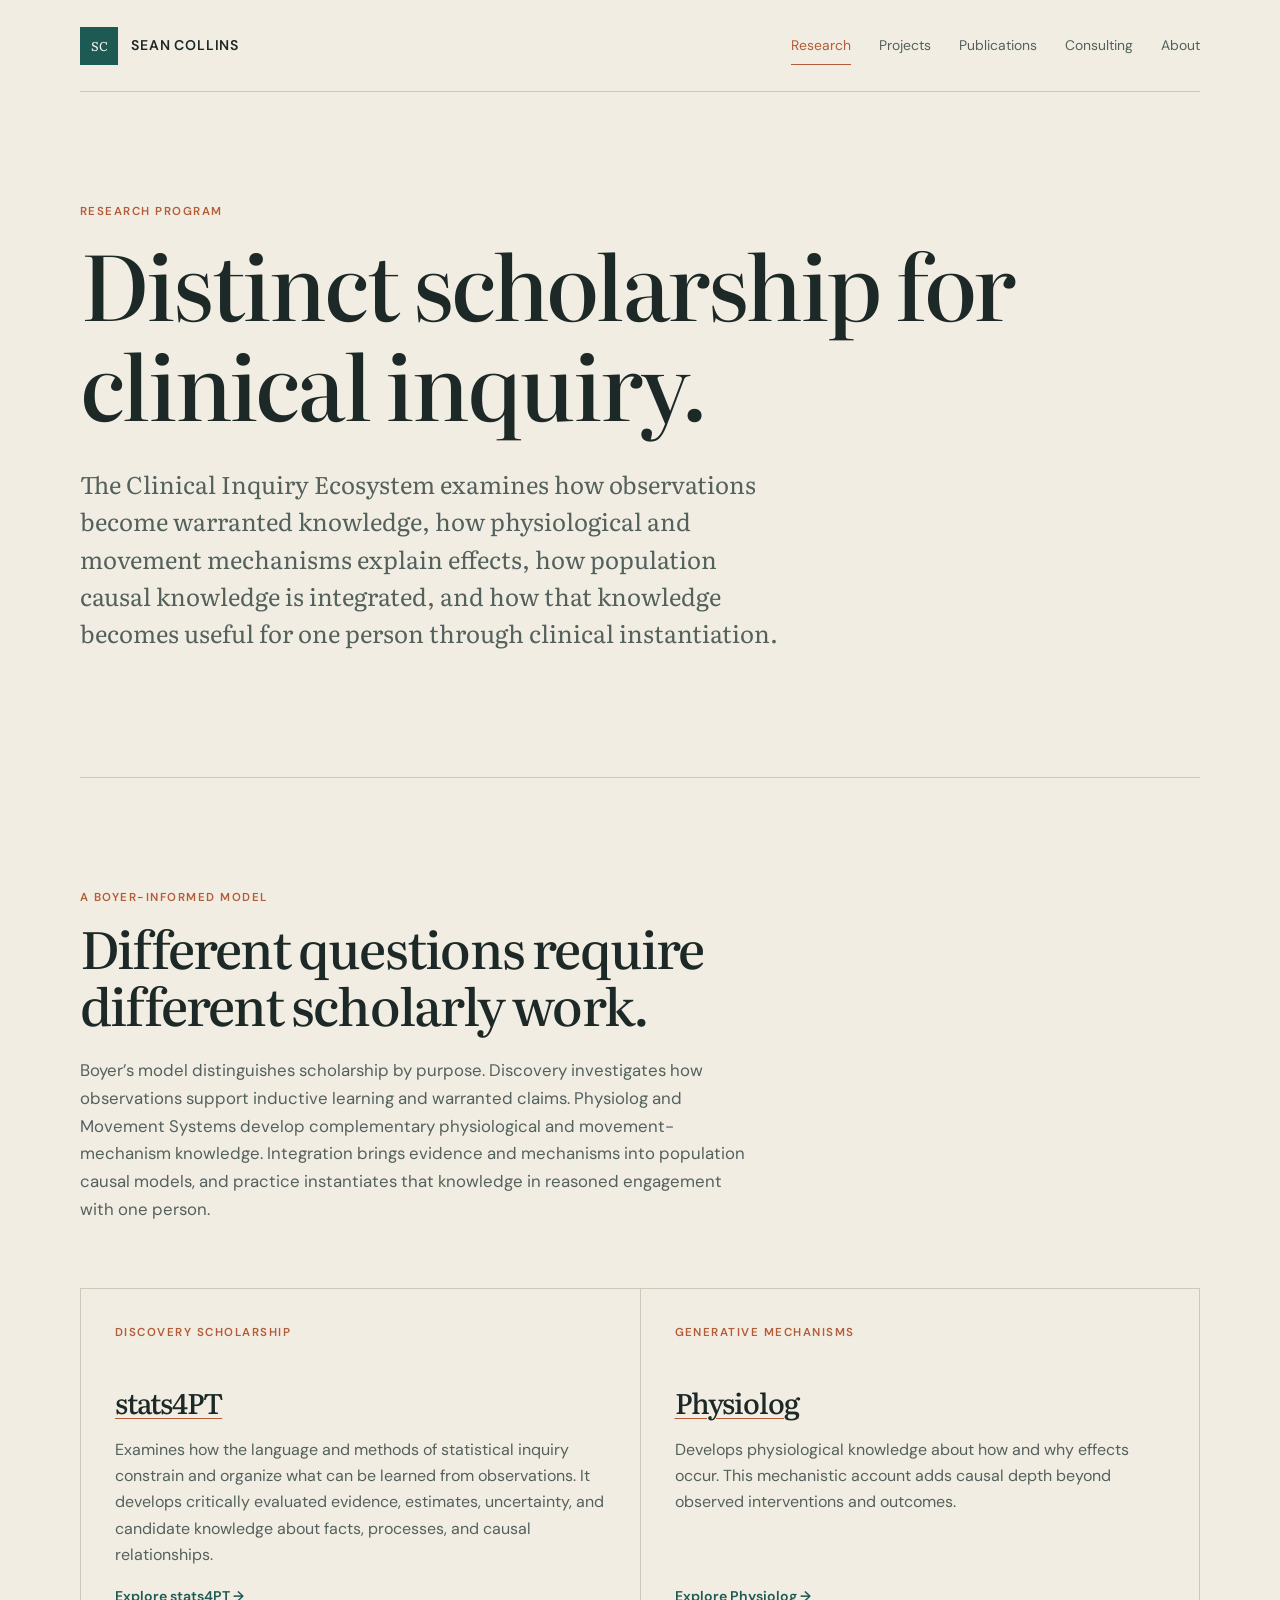
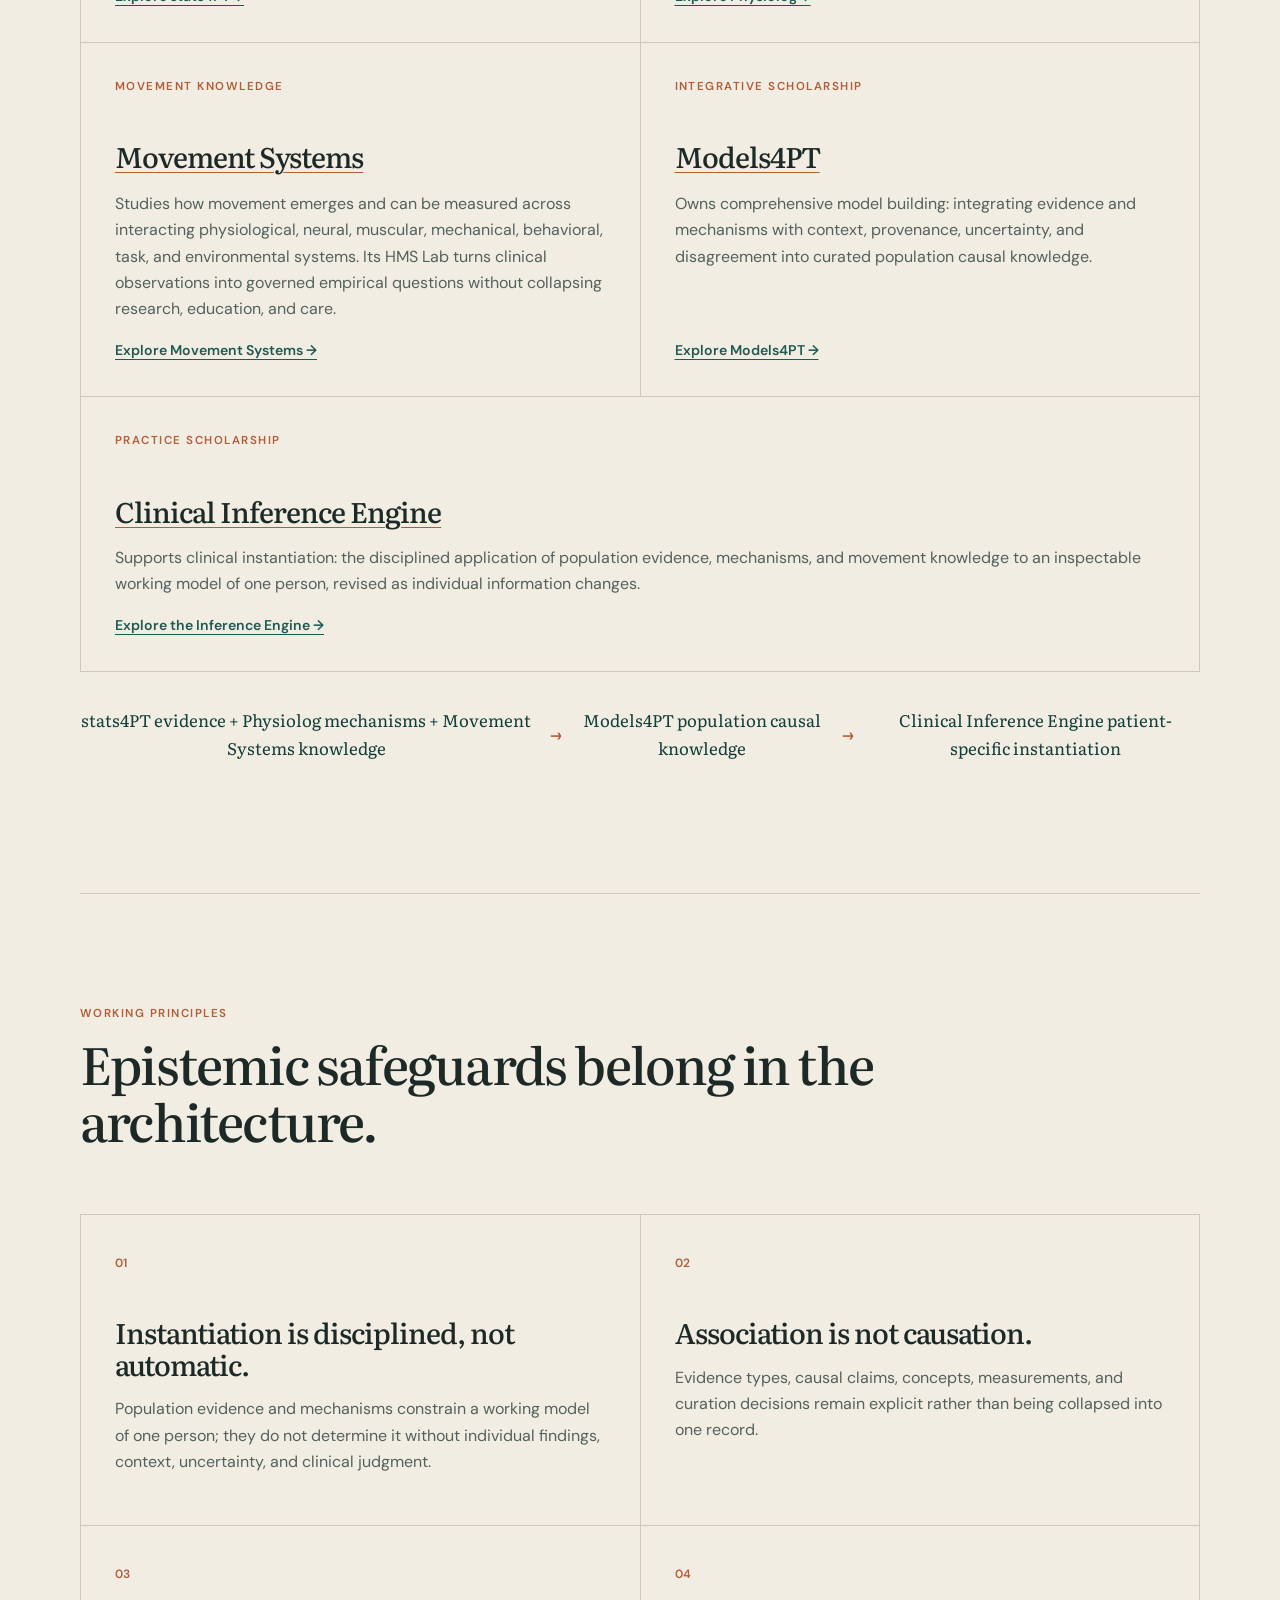
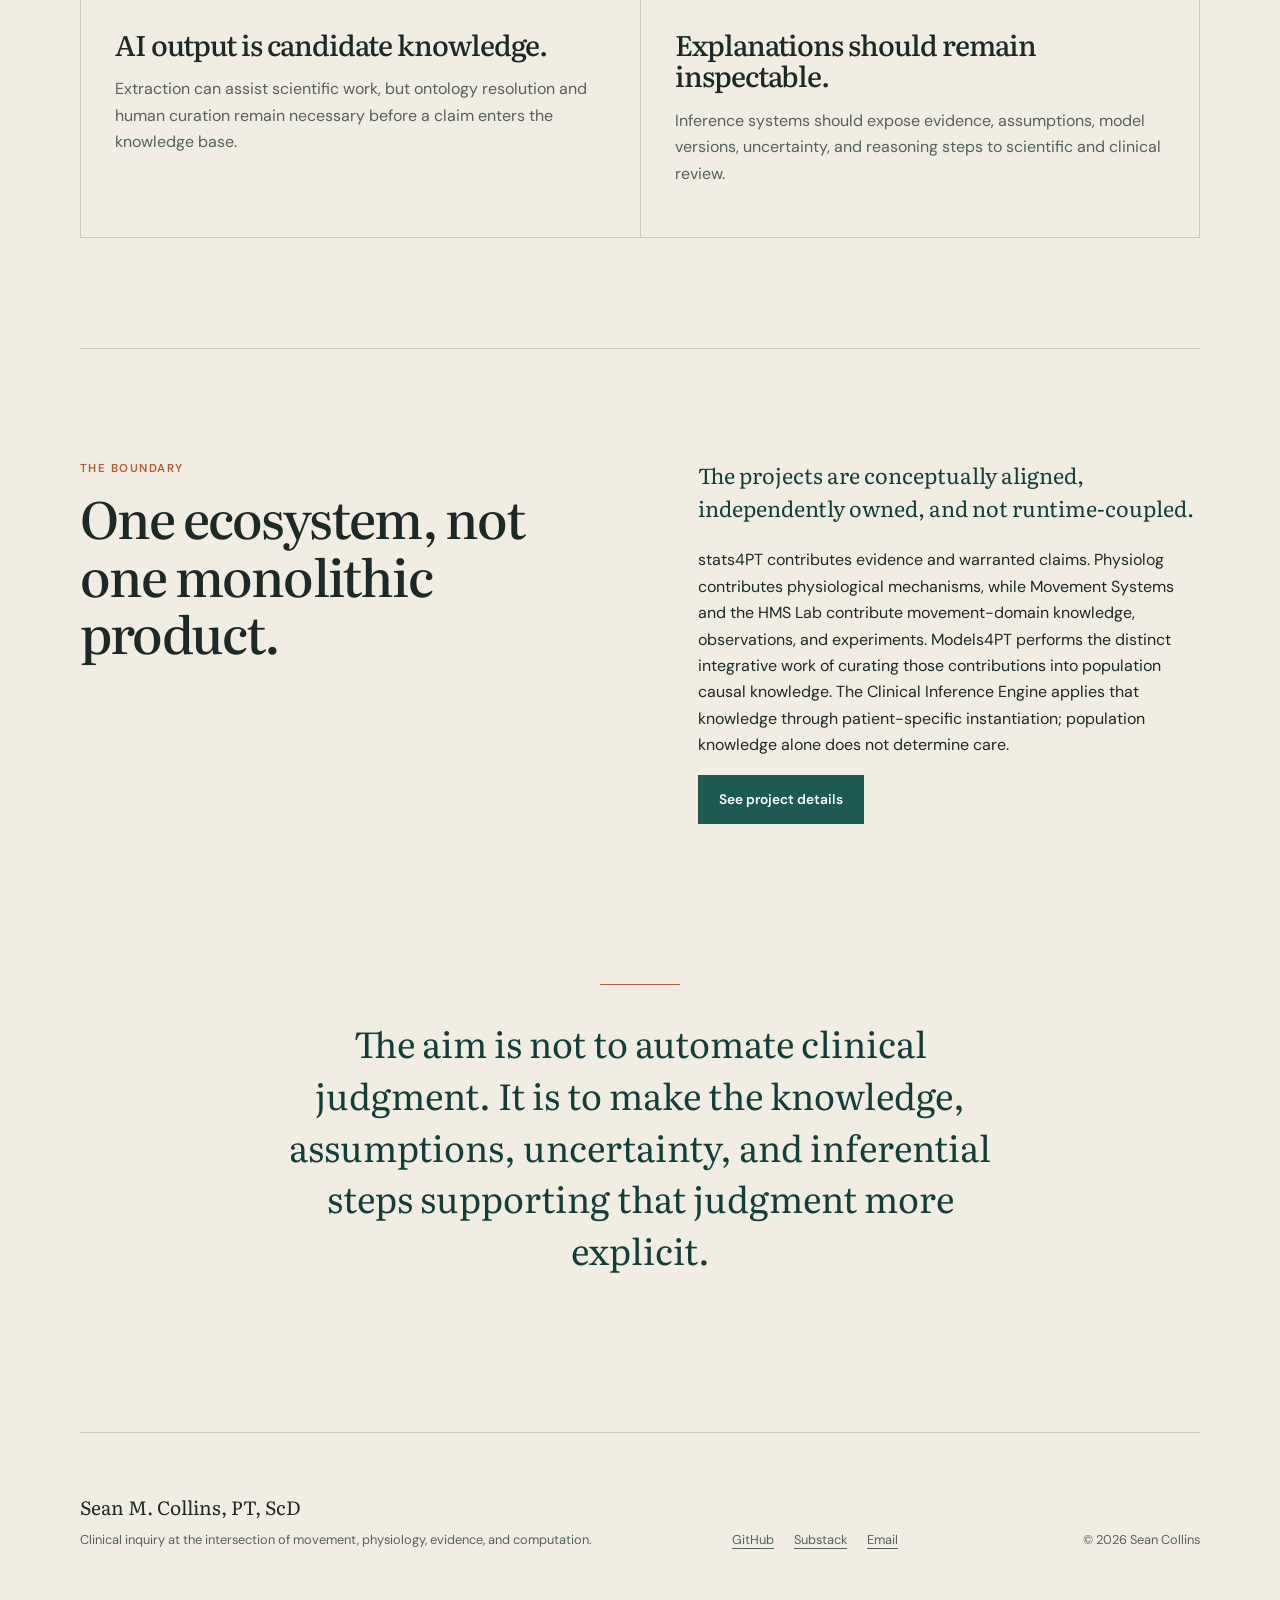
<file: research.html>
<!doctype html>
<html lang="en">
  <head>
    <meta charset="UTF-8" />
    <meta name="viewport" content="width=device-width, initial-scale=1.0" />
    <meta name="description" content="Sean Collins's Clinical Inquiry Ecosystem connects evidence, clinical physiology, human movement, population causal knowledge, and patient-specific instantiation." />
    <meta name="theme-color" content="#f2ede3" />
    <title>Research Program | Sean Collins</title>
    <link rel="icon" href="favicon.svg" type="image/svg+xml" />
    <link rel="preconnect" href="https://fonts.googleapis.com" /><link rel="preconnect" href="https://fonts.gstatic.com" crossorigin />
    <link href="https://fonts.googleapis.com/css2?family=DM+Sans:wght@400;500;600&family=Literata:opsz,wght@7..72,400;7..72,500;7..72,600&display=swap" rel="stylesheet" />
    <link rel="stylesheet" href="styles.css" /><script src="script.js" defer></script>
  </head>
  <body>
    <a class="skip-link" href="#main">Skip to content</a>
    <header class="site-header"><a class="wordmark" href="index.html" aria-label="Sean Collins, home"><span>SC</span><strong>Sean Collins</strong></a><button class="menu-button" type="button" aria-expanded="false" aria-controls="site-nav"><span class="sr-only">Toggle navigation</span><span></span><span></span></button><nav id="site-nav" aria-label="Primary navigation"><a href="research.html" aria-current="page">Research</a><a href="projects.html">Projects</a><a href="publications.html">Publications</a><a href="consulting.html">Consulting</a><a href="about.html">About</a></nav></header>
    <main id="main">
      <header class="page-hero"><p class="eyebrow">Research program</p><h1>Distinct scholarship for clinical inquiry.</h1><p class="hero-summary">The Clinical Inquiry Ecosystem examines how observations become warranted knowledge, how physiological and movement mechanisms explain effects, how population causal knowledge is integrated, and how that knowledge becomes useful for one person through clinical instantiation.</p></header>
      <section class="ruled-section" id="ecosystem" aria-labelledby="ecosystem-title">
        <div class="section-heading"><p class="section-number">A Boyer-informed model</p><h2 id="ecosystem-title">Different questions require different scholarly work.</h2><p>Boyer’s model distinguishes scholarship by purpose. Discovery investigates how observations support inductive learning and warranted claims. Physiolog and Movement Systems develop complementary physiological and movement-mechanism knowledge. Integration brings evidence and mechanisms into population causal models, and practice instantiates that knowledge in reasoned engagement with one person.</p></div>
        <div class="ecosystem-grid">
          <article><p class="step-kicker">Discovery scholarship</p><h3><a href="https://stats4pt.org/">stats4PT</a></h3><p>Examines how the language and methods of statistical inquiry constrain and organize what can be learned from observations. It develops critically evaluated evidence, estimates, uncertainty, and candidate knowledge about facts, processes, and causal relationships.</p><a class="text-link" href="https://stats4pt.org/">Explore stats4PT →</a></article>
          <article><p class="step-kicker">Generative mechanisms</p><h3><a href="https://physiolog.org/">Physiolog</a></h3><p>Develops physiological knowledge about how and why effects occur. This mechanistic account adds causal depth beyond observed interventions and outcomes.</p><a class="text-link" href="https://physiolog.org/">Explore Physiolog →</a></article>
          <article><p class="step-kicker">Movement knowledge</p><h3><a href="https://movementsystems.org/">Movement Systems</a></h3><p>Studies how movement emerges and can be measured across interacting physiological, neural, muscular, mechanical, behavioral, task, and environmental systems. Its HMS Lab turns clinical observations into governed empirical questions without collapsing research, education, and care.</p><a class="text-link" href="https://movementsystems.org/">Explore Movement Systems →</a></article>
          <article><p class="step-kicker">Integrative scholarship</p><h3><a href="https://github.com/scollinspt/Models4PT">Models4PT</a></h3><p>Owns comprehensive model building: integrating evidence and mechanisms with context, provenance, uncertainty, and disagreement into curated population causal knowledge.</p><a class="text-link" href="https://github.com/scollinspt/Models4PT">Explore Models4PT →</a></article>
          <article><p class="step-kicker">Practice scholarship</p><h3><a href="https://github.com/scollinspt/Clinical-Inference-Engine">Clinical Inference Engine</a></h3><p>Supports clinical instantiation: the disciplined application of population evidence, mechanisms, and movement knowledge to an inspectable working model of one person, revised as individual information changes.</p><a class="text-link" href="https://github.com/scollinspt/Clinical-Inference-Engine">Explore the Inference Engine →</a></article>
        </div>
        <p class="ecosystem-flow"><span>stats4PT evidence + Physiolog mechanisms + Movement Systems knowledge</span><span aria-hidden="true">→</span><span>Models4PT population causal knowledge</span><span aria-hidden="true">→</span><span>Clinical Inference Engine patient-specific instantiation</span></p>
      </section>
      <section class="principles ruled-section" aria-labelledby="principles-title">
        <div class="section-heading"><p class="section-number">Working principles</p><h2 id="principles-title">Epistemic safeguards belong in the architecture.</h2></div>
        <div class="principle-grid">
          <article><span>01</span><h3>Instantiation is disciplined, not automatic.</h3><p>Population evidence and mechanisms constrain a working model of one person; they do not determine it without individual findings, context, uncertainty, and clinical judgment.</p></article>
          <article><span>02</span><h3>Association is not causation.</h3><p>Evidence types, causal claims, concepts, measurements, and curation decisions remain explicit rather than being collapsed into one record.</p></article>
          <article><span>03</span><h3>AI output is candidate knowledge.</h3><p>Extraction can assist scientific work, but ontology resolution and human curation remain necessary before a claim enters the knowledge base.</p></article>
          <article><span>04</span><h3>Explanations should remain inspectable.</h3><p>Inference systems should expose evidence, assumptions, model versions, uncertainty, and reasoning steps to scientific and clinical review.</p></article>
        </div>
      </section>
      <section class="ruled-section split-callout"><div><p class="section-number">The boundary</p><h2>One ecosystem, not one monolithic product.</h2></div><div><p class="lead">The projects are conceptually aligned, independently owned, and not runtime-coupled.</p><p>stats4PT contributes evidence and warranted claims. Physiolog contributes physiological mechanisms, while Movement Systems and the HMS Lab contribute movement-domain knowledge, observations, and experiments. Models4PT performs the distinct integrative work of curating those contributions into population causal knowledge. The Clinical Inference Engine applies that knowledge through patient-specific instantiation; population knowledge alone does not determine care.</p><a class="button button-primary" href="projects.html">See project details</a></div></section>
      <blockquote><p>The aim is not to automate clinical judgment. It is to make the knowledge, assumptions, uncertainty, and inferential steps supporting that judgment more explicit.</p></blockquote>
    </main>
    <footer><div><p class="footer-name">Sean M. Collins, PT, ScD</p><p>Clinical inquiry at the intersection of movement, physiology, evidence, and computation.</p></div><div class="footer-links"><a href="https://github.com/scollinspt">GitHub</a><a href="https://peripateticpt.substack.com/">Substack</a><a href="mailto:smcollins1@plymouth.edu">Email</a></div><p class="copyright">© <span id="year">2026</span> Sean Collins</p></footer>
  </body>
</html>
</file>
<file: styles.css>
:root {
  --paper: #f2ede3; --paper-light: #faf7f0; --ink: #1c2926; --ink-soft: #53615d;
  --teal: #1c5a53; --teal-dark: #123e39; --copper: #b35c37; --line: #cfc7b8;
  --serif: "Literata", Georgia, serif; --sans: "DM Sans", Arial, sans-serif;
  --page: min(1120px, calc(100vw - 96px));
}
* { box-sizing: border-box; }
html { scroll-behavior: smooth; }
body { margin: 0; color: var(--ink); background: var(--paper); font-family: var(--sans); font-size: 16px; line-height: 1.65; }
a { color: inherit; text-decoration-thickness: 1px; text-underline-offset: 4px; }
a:focus-visible, button:focus-visible, input:focus-visible { outline: 2px solid var(--copper); outline-offset: 4px; }
img { display: block; max-width: 100%; }
h1, h2, h3, p { margin-top: 0; }
h1, h2, h3 { font-family: var(--serif); font-weight: 500; letter-spacing: -0.035em; line-height: 1.12; }
h1 { max-width: 900px; margin-bottom: 32px; font-size: clamp(3.35rem, 7vw, 7rem); }
h1 em { color: var(--copper); font-weight: 400; }
h2 { margin-bottom: 24px; font-size: clamp(2.2rem, 4vw, 3.8rem); }
h3 { font-size: clamp(1.4rem, 2.2vw, 2.05rem); }
.skip-link { position: fixed; z-index: 100; top: 12px; left: 12px; padding: 10px 16px; color: white; background: var(--teal-dark); transform: translateY(-150%); }
.skip-link:focus { transform: translateY(0); }
.sr-only { position: absolute; width: 1px; height: 1px; padding: 0; overflow: hidden; clip: rect(0, 0, 0, 0); white-space: nowrap; border: 0; }
.site-header { display: flex; align-items: center; justify-content: space-between; width: var(--page); min-height: 92px; margin: 0 auto; border-bottom: 1px solid var(--line); }
.wordmark { display: flex; gap: 13px; align-items: center; text-decoration: none; }
.wordmark span { display: grid; width: 38px; height: 38px; color: var(--paper-light); background: var(--teal); font-family: var(--serif); font-size: 0.8rem; place-items: center; }
.wordmark strong { font-size: 0.88rem; font-weight: 600; letter-spacing: 0.06em; text-transform: uppercase; }
#site-nav { display: flex; gap: 28px; }
#site-nav a { position: relative; color: var(--ink-soft); font-size: 0.87rem; text-decoration: none; }
#site-nav a:hover, #site-nav a:focus-visible, #site-nav a[aria-current="page"] { color: var(--copper); }
#site-nav a[aria-current="page"]::after { position: absolute; right: 0; bottom: -8px; left: 0; height: 1px; background: var(--copper); content: ""; }
.menu-button { display: none; }
.hero { display: grid; grid-template-columns: minmax(0, 3fr) minmax(250px, 1fr); gap: clamp(48px, 8vw, 110px); align-items: end; width: var(--page); min-height: calc(100vh - 92px); margin: 0 auto; padding: 96px 0 88px; }
.page-hero { width: var(--page); min-height: 550px; margin: 0 auto; padding: 110px 0 90px; border-bottom: 1px solid var(--line); }
.page-hero h1 { max-width: 980px; }
.about-hero { display: grid; grid-template-columns: 2fr minmax(220px, 0.65fr); gap: 9vw; align-items: end; }
.eyebrow, .section-number, .project-meta, .project-number, .step-kicker, .pub-type, .bibliography-kicker { font-size: 0.72rem; font-weight: 600; letter-spacing: 0.13em; text-transform: uppercase; }
.eyebrow, .section-number, .step-kicker, .pub-type, .bibliography-kicker { color: var(--copper); }
.hero-summary { max-width: 700px; margin-bottom: 36px; color: var(--ink-soft); font-family: var(--serif); font-size: clamp(1.15rem, 2vw, 1.5rem); line-height: 1.55; }
.hero-actions, .project-links { display: flex; flex-wrap: wrap; gap: 24px; align-items: center; }
.button { display: inline-flex; align-items: center; justify-content: center; min-height: 49px; padding: 10px 20px; border: 1px solid var(--teal); font-size: 0.86rem; font-weight: 600; text-decoration: none; }
.button:hover, .button:focus-visible { color: white; background: var(--copper); border-color: var(--copper); }
.button-primary { color: white; background: var(--teal); }
.button-small { min-height: 43px; padding: 8px 16px; }
.button-light { margin-top: 20px; color: var(--teal-dark); background: var(--paper-light); border-color: var(--paper-light); }
.text-link { font-size: 0.88rem; font-weight: 600; }
.identity-card { padding-bottom: 8px; }
.portrait-frame { position: relative; margin-bottom: 24px; }
.portrait-frame::before { position: absolute; z-index: -1; inset: -12px 12px 12px -12px; border: 1px solid var(--copper); content: ""; }
.portrait-frame img { width: 100%; aspect-ratio: 1; filter: grayscale(20%) sepia(8%); object-fit: cover; }
.identity-copy { padding-left: 12px; border-left: 2px solid var(--copper); color: var(--ink-soft); font-size: 0.82rem; line-height: 1.55; }
.identity-copy p { margin-bottom: 0; }
.identity-copy .signature { margin-bottom: 7px; color: var(--ink); font-family: var(--serif); font-size: 1.12rem; }
.ruled-section { width: var(--page); margin: 0 auto; padding: 110px 0; border-top: 1px solid var(--line); }
.page-hero + .ruled-section { border-top: 0; }
.premise-grid, .split-callout { display: grid; grid-template-columns: 1fr 1fr; gap: 9vw; margin-top: 42px; }
.split-callout { margin-top: 0; }
.premise-grid h2 { max-width: 500px; }
.premise-grid > div { max-width: 600px; }
.lead { color: var(--teal-dark); font-family: var(--serif); font-size: 1.35rem; line-height: 1.55; }
.section-heading { max-width: 820px; margin-bottom: 64px; }
.section-heading > p:last-child { max-width: 670px; color: var(--ink-soft); font-size: 1.05rem; }
.research-path { display: grid; grid-template-columns: 1fr 42px 1fr 42px 1fr; align-items: stretch; }
.path-step { position: relative; display: flex; flex-direction: column; min-height: 380px; padding: 32px; border: 1px solid var(--line); background: rgb(250 247 240 / 45%); }
.compact-path .path-step { min-height: 350px; }
.step-index { display: grid; width: 38px; height: 38px; margin-bottom: 42px; border: 1px solid var(--copper); border-radius: 50%; color: var(--copper); font-family: var(--serif); place-items: center; }
.path-step h3 { margin-bottom: 20px; }
.path-step p:not(.step-kicker) { color: var(--ink-soft); font-size: 0.93rem; }
.path-step a { margin-top: auto; color: var(--teal); font-weight: 600; }
.path-arrow { display: grid; color: var(--copper); font-family: var(--serif); font-size: 1.5rem; place-items: center; }
.ecosystem-grid { display: grid; grid-template-columns: repeat(2, 1fr); border-top: 1px solid var(--line); border-left: 1px solid var(--line); }
.ecosystem-grid article { display: flex; flex-direction: column; min-height: 300px; padding: 34px; border-right: 1px solid var(--line); border-bottom: 1px solid var(--line); }
.ecosystem-grid article:last-child:nth-child(odd) { grid-column: 1 / -1; min-height: 250px; }
.ecosystem-grid h3 { margin: 34px 0 18px; }
.ecosystem-grid h3 a { text-decoration-color: var(--copper); }
.ecosystem-grid article > p:not(.step-kicker) { color: var(--ink-soft); }
.ecosystem-grid .text-link { margin-top: auto; color: var(--teal); }
.ecosystem-flow { display: flex; gap: 18px; align-items: center; justify-content: center; margin: 34px 0 22px; color: var(--teal-dark); font-family: var(--serif); font-size: 1.05rem; text-align: center; }
.ecosystem-flow span[aria-hidden="true"] { flex: 0 0 auto; color: var(--copper); font-size: 1.35rem; }
.portal-grid, .principle-grid, .experience-grid { display: grid; grid-template-columns: repeat(2, 1fr); border-top: 1px solid var(--line); border-left: 1px solid var(--line); }
.portal-card, .principle-grid article, .experience-grid article { min-height: 270px; padding: 34px; border-right: 1px solid var(--line); border-bottom: 1px solid var(--line); }
.portal-card { text-decoration: none; }
.portal-card > span, .principle-grid article > span { color: var(--copper); font-size: 0.75rem; font-weight: 600; }
.portal-card h3, .principle-grid h3, .experience-grid h3 { margin: 42px 0 16px; }
.portal-card p, .principle-grid p, .experience-grid p { color: var(--ink-soft); }
.portal-card:hover, .portal-card:focus-visible { color: white; background: var(--teal); outline: 0; }
.portal-card:hover p, .portal-card:focus-visible p { color: #d9e2df; }
.principle-grid article, .experience-grid article { min-height: 300px; }
blockquote { max-width: 850px; margin: 0 auto; padding: 50px 48px 120px; color: var(--teal-dark); text-align: center; }
blockquote p { font-family: var(--serif); font-size: clamp(1.5rem, 2.8vw, 2.35rem); line-height: 1.45; }
blockquote::before { display: block; width: 80px; height: 1px; margin: 0 auto 32px; background: var(--copper); content: ""; }
.project-list { padding-top: 0; }
.project { position: relative; padding: 80px 0; overflow: hidden; border-bottom: 1px solid var(--line); scroll-margin-top: 30px; }
.project:first-child { padding-top: 30px; }
.project-meta { display: flex; justify-content: space-between; margin-bottom: 52px; color: var(--ink-soft); }
.project-meta span:last-child { color: var(--copper); }
.project-body { display: grid; grid-template-columns: 1fr 2fr; gap: 7vw; }
.project-number { margin-bottom: 16px; color: var(--copper); }
.project h2 { margin-bottom: 0; font-size: clamp(2.2rem, 4.8vw, 4.7rem); }
.project-description { max-width: 680px; }
.project-description > p { color: var(--ink-soft); }
.project-description .project-lead { color: var(--ink); font-family: var(--serif); font-size: 1.28rem; }
.tags { display: flex; flex-wrap: wrap; gap: 8px; margin: 28px 0 32px; }
.tags span { padding: 5px 10px; border: 1px solid var(--line); color: var(--ink-soft); font-size: 0.75rem; }
.model-figure { position: relative; width: min(100%, 650px); height: 340px; margin: 70px auto 0; }
.model-core, .orbit { position: absolute; top: 50%; left: 50%; display: grid; border-radius: 50%; transform: translate(-50%, -50%); place-items: center; }
.model-core { z-index: 4; width: 160px; height: 160px; color: white; background: var(--teal); box-shadow: 0 16px 35px rgb(28 90 83 / 20%); text-align: center; }
.model-core strong { font-family: var(--serif); font-size: 1.55rem; }
.model-core span { font-size: 0.65rem; letter-spacing: 0.12em; text-transform: uppercase; }
.orbit { border: 1px solid var(--line); }
.orbit span { position: absolute; padding: 5px 9px; color: var(--ink-soft); background: var(--paper); font-size: 0.72rem; letter-spacing: 0.08em; text-transform: uppercase; }
.orbit-one { width: 270px; height: 210px; }.orbit-one span { top: -14px; }
.orbit-two { width: 410px; height: 275px; }.orbit-two span { right: -28px; }
.orbit-three { width: 560px; height: 335px; }.orbit-three span { bottom: 2px; }
.about { display: grid; grid-template-columns: 1fr 1.5fr; gap: 9vw; }
.about-intro { position: sticky; top: 40px; align-self: start; }
.about-body > p:not(.lead) { color: var(--ink-soft); }
.credentials { display: grid; grid-template-columns: repeat(3, 1fr); gap: 18px; margin-top: 48px; }
.credentials div { padding-top: 18px; border-top: 2px solid var(--copper); }
.credentials strong, .credentials span { display: block; }
.credentials strong { margin-bottom: 8px; font-family: var(--serif); font-size: 2rem; font-weight: 500; }
.credentials span { color: var(--ink-soft); font-size: 0.72rem; line-height: 1.45; }
.writing { display: grid; grid-template-columns: 1fr 1fr; gap: 9vw; width: var(--page); margin: 0 auto 70px; padding: 74px; color: white; background: var(--teal-dark); }
.writing .section-number { color: #dfb69e; }
.writing p { max-width: 520px; color: #d9e2df; }
.bibliography-note { max-width: 660px; color: var(--ink-soft); font-size: 0.86rem; }
.bibliography-tools { position: sticky; z-index: 5; top: 0; width: var(--page); margin: 0 auto; padding: 28px 0 24px; border-bottom: 1px solid var(--line); background: rgb(242 237 227 / 96%); backdrop-filter: blur(8px); }
.bibliography-tools > label { display: block; margin-bottom: 8px; color: var(--copper); font-size: 0.72rem; font-weight: 600; letter-spacing: 0.12em; text-transform: uppercase; }
.search-row { display: grid; grid-template-columns: 1fr auto; gap: 22px; align-items: center; }
#publication-search { width: 100%; padding: 13px 0; border: 0; border-bottom: 1px solid var(--ink); outline: 0; color: var(--ink); background: transparent; font: 1.05rem var(--serif); }
#publication-search:focus { border-color: var(--copper); box-shadow: 0 1px var(--copper); }
#publication-result-count { color: var(--ink-soft); font-size: 0.8rem; white-space: nowrap; }
.category-links { display: flex; flex-wrap: wrap; gap: 8px 20px; margin-top: 18px; }
.category-links a { color: var(--ink-soft); font-size: 0.76rem; }
.bibliography-section { width: var(--page); margin: 0 auto; padding: 90px 0; border-bottom: 1px solid var(--line); scroll-margin-top: 180px; }
.bibliography-heading { display: grid; grid-template-columns: 1fr auto; gap: 30px; align-items: end; margin-bottom: 48px; }
.bibliography-heading h2 { max-width: 780px; margin-bottom: 0; }
.bibliography-heading > a { color: var(--ink-soft); font-size: 0.76rem; }
.bibliography-list { margin: 0; padding: 0; border-top: 1px solid var(--line); list-style: none; }
.bibliography-list li { display: grid; grid-template-columns: 72px 1fr; gap: 28px; padding: 24px 0; border-bottom: 1px solid var(--line); }
.bibliography-list li[hidden], .bibliography-section[hidden] { display: none; }
.bibliography-list p { max-width: 900px; margin-bottom: 0; color: var(--ink-soft); }
.bibliography-list a { color: var(--teal); overflow-wrap: anywhere; }
.citation-year { color: var(--copper); font-family: var(--serif); font-size: 1.08rem; }
.status-label { display: inline-block; margin-left: 8px; padding: 2px 7px; border: 1px solid var(--copper); color: var(--copper); font: 0.64rem var(--sans); letter-spacing: 0.06em; text-transform: uppercase; }
footer { display: grid; grid-template-columns: 2fr 1fr auto; gap: 50px; align-items: end; width: var(--page); margin: 0 auto; padding: 58px 0 70px; border-top: 1px solid var(--line); color: var(--ink-soft); font-size: 0.8rem; }
footer p { margin-bottom: 0; }
.footer-name { margin-bottom: 6px; color: var(--ink); font-family: var(--serif); font-size: 1.2rem; }
.footer-links { display: flex; gap: 20px; }
.copyright { white-space: nowrap; }
@media (max-width: 900px) {
  :root { --page: min(100% - 48px, 720px); }
  .site-header { position: relative; }
  .menu-button { display: grid; width: 42px; height: 42px; padding: 11px; border: 0; background: transparent; place-content: center; }
  .menu-button span:not(.sr-only) { display: block; width: 22px; height: 1px; margin: 3px 0; background: var(--ink); }
  #site-nav { position: absolute; z-index: 10; top: 76px; right: 0; left: 0; display: none; flex-direction: column; gap: 0; padding: 12px 20px; background: var(--paper-light); box-shadow: 0 12px 20px rgb(28 41 38 / 8%); }
  #site-nav.open { display: flex; }
  #site-nav a { padding: 12px 0; }
  #site-nav a[aria-current="page"]::after { display: none; }
  .hero { grid-template-columns: 1fr; min-height: auto; padding: 82px 0; }
  .page-hero { min-height: 0; padding: 82px 0; }
  .about-hero { grid-template-columns: 1fr; }
  .about-hero .portrait-frame { max-width: 280px; }
  .identity-card { display: grid; grid-template-columns: 180px 1fr; gap: 30px; align-items: end; max-width: 520px; }
  .identity-card .portrait-frame { margin-bottom: 0; }
  .premise-grid, .about, .split-callout, .writing { grid-template-columns: 1fr; gap: 35px; }
  .research-path { grid-template-columns: 1fr; }
  .ecosystem-flow { flex-direction: column; }
  .ecosystem-flow span[aria-hidden="true"] { transform: rotate(90deg); }
  .path-arrow { height: 42px; transform: rotate(90deg); }
  .path-step { min-height: 310px; }
  .about-intro { position: static; }
  .writing { padding: 52px; }
  .bibliography-tools { position: static; }
  footer { grid-template-columns: 1fr; gap: 28px; }
}
@media (max-width: 620px) {
  :root { --page: calc(100vw - 36px); }
  h1 { font-size: clamp(3rem, 14vw, 4.7rem); }
  .site-header { min-height: 76px; }
  .hero, .page-hero { padding: 64px 0; }
  .identity-card { grid-template-columns: 112px 1fr; gap: 20px; }
  .ruled-section { padding: 78px 0; }
  .portal-grid, .principle-grid, .experience-grid, .credentials, .ecosystem-grid { grid-template-columns: 1fr; }
  .portal-card, .principle-grid article, .experience-grid article, .ecosystem-grid article { min-height: 0; }
  .project-meta { gap: 20px; }
  .project-body { grid-template-columns: 1fr; gap: 28px; }
  .project h2 { font-size: 2.7rem; }
  .model-figure { height: 290px; transform: scale(0.72); }
  .writing { width: 100%; margin-bottom: 0; padding: 64px 24px; }
  .search-row { grid-template-columns: 1fr; gap: 8px; }
  .bibliography-section { padding: 70px 0; }
  .bibliography-heading { grid-template-columns: 1fr; }
  .bibliography-heading > a { display: none; }
  .bibliography-list li { grid-template-columns: 52px 1fr; gap: 16px; padding: 22px 0; }
}
@media (prefers-reduced-motion: reduce) { html { scroll-behavior: auto; } }
</file>
